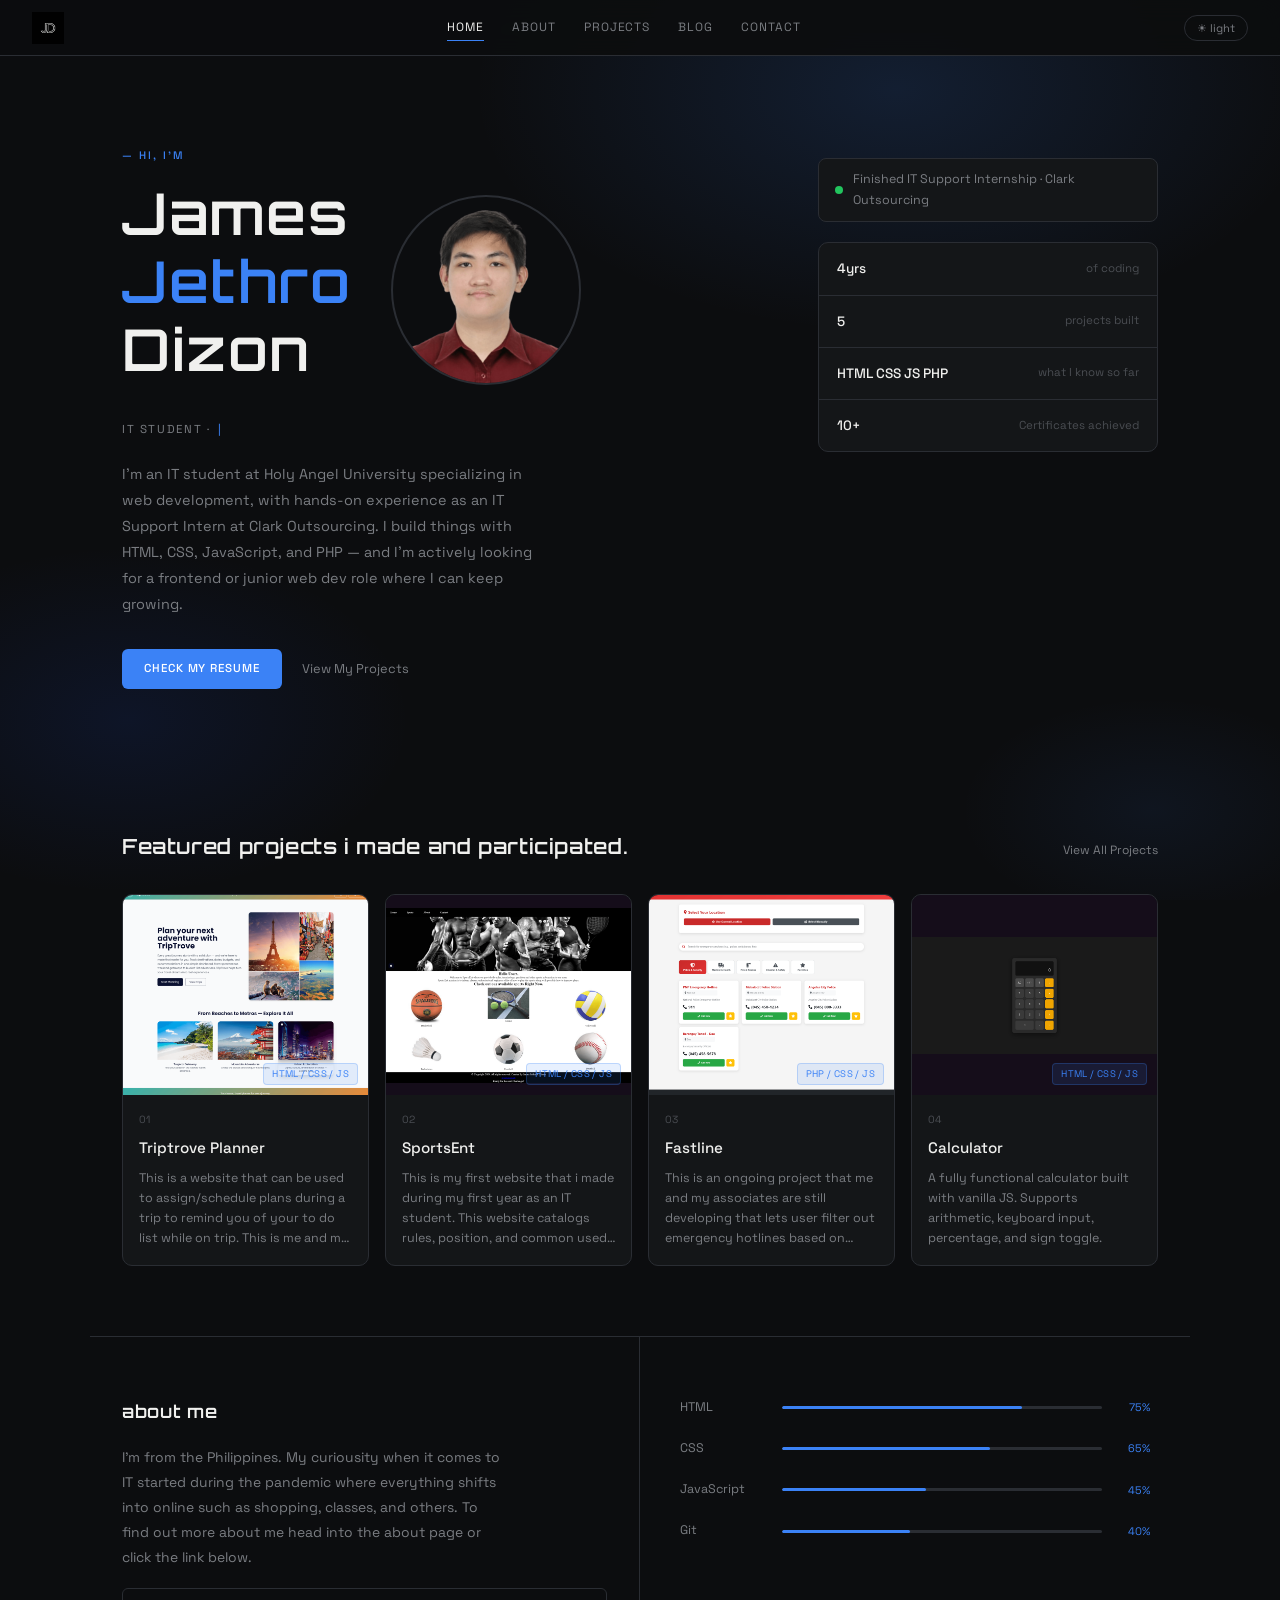
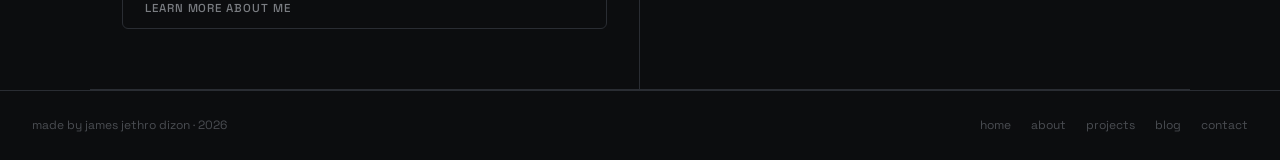
<file: index.html>
<!DOCTYPE html>
<html lang="en">
<head>
<meta charset="UTF-8" />
<meta name="viewport" content="width=device-width, initial-scale=1.0" />
  <title>James Jethro Dizon Website Portfolio</title>
<link rel="preconnect" href="https://fonts.googleapis.com" />
<link href="https://fonts.googleapis.com/css2?family=Orbitron:wght@400;500;600;700&family=Space+Grotesk:wght@300;400;500;600&family=Instrument+Serif:ital@0;1&display=swap" rel="stylesheet" />
<link rel="stylesheet" href="style.css" />
<link rel="icon" href="images/logo.png">
<meta name="description" content="Hi, I'm James — an IT student from the Philippines learning web development and looking for an internship." />
<meta name="keywords" content="IT web developer, internship, James Jethro Dizon, Jethro Dizon">
<meta name="author" content="James Jethro Dizon">

<meta property="og:type" content="website" />
<meta property="og:site_name" content="James Jethro Dizon" />
<meta property="og:title" content="James Jethro Dizon Website Portfolio" />
<meta property="og:description" content="Hi, I'm James — an IT student from the Philippines learning web development and looking for an internship." />
<meta name="twitter:card" content="summary" />
</head>
<body>

  <!-- loading screen -->
  <div class="loadscreen" id="loadscreen">
    <div class="load-inner">
      <img src="images/logo.png" alt="JD" class="load-logo" />
      <div class="load-bar"><div class="load-fill"></div></div>
    </div>
  </div>

  <!-- back to top -->
  <button class="backtotop" id="backtotop" aria-label="back to top">↑</button>

  <!-- NAV -->
  <header class="top-navbar">
    <a href="index.html" class="logo-wraper">
      <img src="images/logo.png" alt="logo" class="mylogo" />
    </a>
    <nav class="nav-mnu">
      <a href="index.html" class="nav-item active">home</a>
      <a href="about.html" class="nav-item">about</a>
      <a href="projects.html" class="nav-item">projects</a>
      <a href="blog.html" class="nav-item">blog</a>
      <a href="contact.html" class="nav-item">contact</a>
    </nav>
    <button class="theme-toggle" id="themetoggle" aria-label="toggle theme">☀ light</button>
    <button class="hamburgr" id="hamburgr" aria-label="menu">
      <span></span><span></span><span></span>
    </button>
  </header>

  <div class="mobi-menu" id="mobiMenu">
    <a href="index.html">home</a>
    <a href="about.html">about</a>
    <a href="projects.html">projects</a>
    <a href="blog.html">blog</a>
    <a href="contact.html">contact</a>
  </div>

  <main>

    <!-- HERO -->
    <section class="main-intro">
      <div class="intro-left">
        <p class="small-title">— hi, i'm</p>
        <div class="hero-namewrap">
          <h1 class="myname-txt"><span>James</span><br><span class="nm-mid">Jethro</span><br><span>Dizon</span></h1>
          <img src="images/profile.png" alt="James Jethro Dizon" class="hero-photo" />
        </div>
        <p class="subttle">IT student · aspiring frontend dev</p>
        <p class="intro-paragraph">
          I'm an IT student at Holy Angel University specializing in web development, with hands-on experience as an IT Support Intern at Clark Outsourcing. I build things with HTML, CSS, JavaScript, and PHP — and I'm actively looking for a frontend or junior web dev role where I can keep growing.
        </p>
        <div class="btn-holder">
          <a href="resume.pdf" download class="bluebtn">Check My Resume</a>
          <a href="projects.html" class="textlink" target="_blank">View My Projects</a>
        </div>
      </div>
      <div class="intro-right">
        <div class="avail-box">
          <span class="grn-dot"></span>
          <span>Finished IT Support Internship · Clark Outsourcing</span>
        </div>
        <div class="stat-list">
          <div class="each-stat">
            <span class="stat-number">4yrs</span>
            <span class="stat-text">of coding</span>
          </div>
          <div class="each-stat">
            <span class="stat-number">5</span>
            <span class="stat-text">projects built</span>
          </div>
          <div class="each-stat">
            <span class="stat-number">HTML CSS JS PHP</span>
            <span class="stat-text">what I know so far</span>
          </div>
          <div class="each-stat">
            <span class="stat-number">10+</span>
            <span class="stat-text">Certificates achieved</span>
          </div>
        </div>
      </div>
    </section>

    <!-- FEATURED WORK -->
    <section class="page-section">
      <div class="sec-top">
        <h2 class="sec-heading">Featured projects i made and participated.</h2>
        <a href="projects.html" class="textlink small">View All Projects</a>
      </div>

      <div class="proj-cardlist">

        <a href="projects.html" class="projcard" aria-label="Triptrove">
          <div class="proj-imgside proj4bg">
            <span class="proj-icon"><img src="images/triptrove.png"></span>
            <span class="stack-tag">HTML / CSS / JS</span>
          </div>
          <div class="card-info">
            <p class="card-numbr">01</p>
            <h3 class="card-titl">Triptrove Planner</h3>
            <p class="card-descrp">This is a website that can be used to assign/schedule plans during a trip to remind you of your to do list while on trip. This is me and my groupmates final requirement for WCSERVER</p>
          </div>
        </a>

        <a href="projects.html" class="projcard" aria-label="SportsEnt">
          <div class="proj-imgside proj4bg">
            <span class="proj-icon"><img src="images/sportsent.png"></span>
            <span class="stack-tag">HTML / CSS / JS</span>
          </div>
          <div class="card-info">
            <p class="card-numbr">02</p>
            <h3 class="card-titl">SportsEnt</h3>
            <p class="card-descrp">This is my first website that i made during my first year as an IT student. This website catalogs rules, position, and common used terms for sports like Badminton, Baseball, Basketball, Football, Tennis and Volleyball. This is my final requirement for INTROWEB</p>
          </div>
        </a>

        <a href="projects.html" class="projcard" aria-label="Fastline">
          <div class="proj-imgside proj4bg">
            <span class="proj-icon"><img src="images/fastline.png"></span>
            <span class="stack-tag">PHP / CSS / JS</span>
          </div>
          <div class="card-info">
            <p class="card-numbr">03</p>
            <h3 class="card-titl">Fastline</h3>
            <p class="card-descrp">This is an ongoing project that me and my associates are still developing that lets user filter out emergency hotlines based on locations and categories. This is me and my groupmates final requirement in DWEB</p>
          </div>
        </a>

        <a href="projects.html" class="projcard" aria-label="Calculator">
          <div class="proj-imgside proj4bg">
            <span class="proj-icon"><img src="images/calculator.png"></span>
            <span class="stack-tag">HTML / CSS / JS</span>
          </div>
          <div class="card-info">
            <p class="card-numbr">04</p>
            <h3 class="card-titl">Calculator</h3>
            <p class="card-descrp">A fully functional calculator built with vanilla JS. Supports arithmetic, keyboard input, percentage, and sign toggle.</p>
          </div>
        </a>

      </div>
    </section>

    <!-- ABOUT STRIP -->
    <section class="about-band">
      <div class="band-left">
        <h2>about me</h2>
        <p>I'm from the Philippines. My curiousity when it comes to IT started during the pandemic where everything shifts into online such as shopping, classes, and others. To find out more about me head into the about page or click the link below.</p>
        <a href="about.html" class="bluebtn btn-outln">Learn more about me</a>
      </div>
      <div class="band-right">
        <div class="skill-wrapper">
          <div class="one-skill">
            <span class="skill-lable">HTML</span>
            <div class="skill-progbar"><div class="skill-progfill" style="width:75%" data-w="75"></div></div>
            <span class="skill-percnt">75%</span>
          </div>
          <div class="one-skill">
            <span class="skill-lable">CSS</span>
            <div class="skill-progbar"><div class="skill-progfill" style="width:65%" data-w="65"></div></div>
            <span class="skill-percnt">65%</span>
          </div>
          <div class="one-skill">
            <span class="skill-lable">JavaScript</span>
            <div class="skill-progbar"><div class="skill-progfill" style="width:45%" data-w="45"></div></div>
            <span class="skill-percnt">45%</span>
          </div>
          <div class="one-skill">
            <span class="skill-lable">Git</span>
            <div class="skill-progbar"><div class="skill-progfill" style="width:40%" data-w="40"></div></div>
            <span class="skill-percnt">40%</span>
          </div>
        </div>
      </div>
    </section>

  </main>

  <footer class="page-footer">
    <span>made by james jethro dizon · 2026</span>
    <div class="footer-navlinks">
      <a href="index.html">home</a>
      <a href="about.html">about</a>
      <a href="projects.html">projects</a>
      <a href="blog.html">blog</a>
      <a href="contact.html">contact</a>
    </div>
  </footer>

  <script src="nav.js"></script>
</body>
</html>
</file>
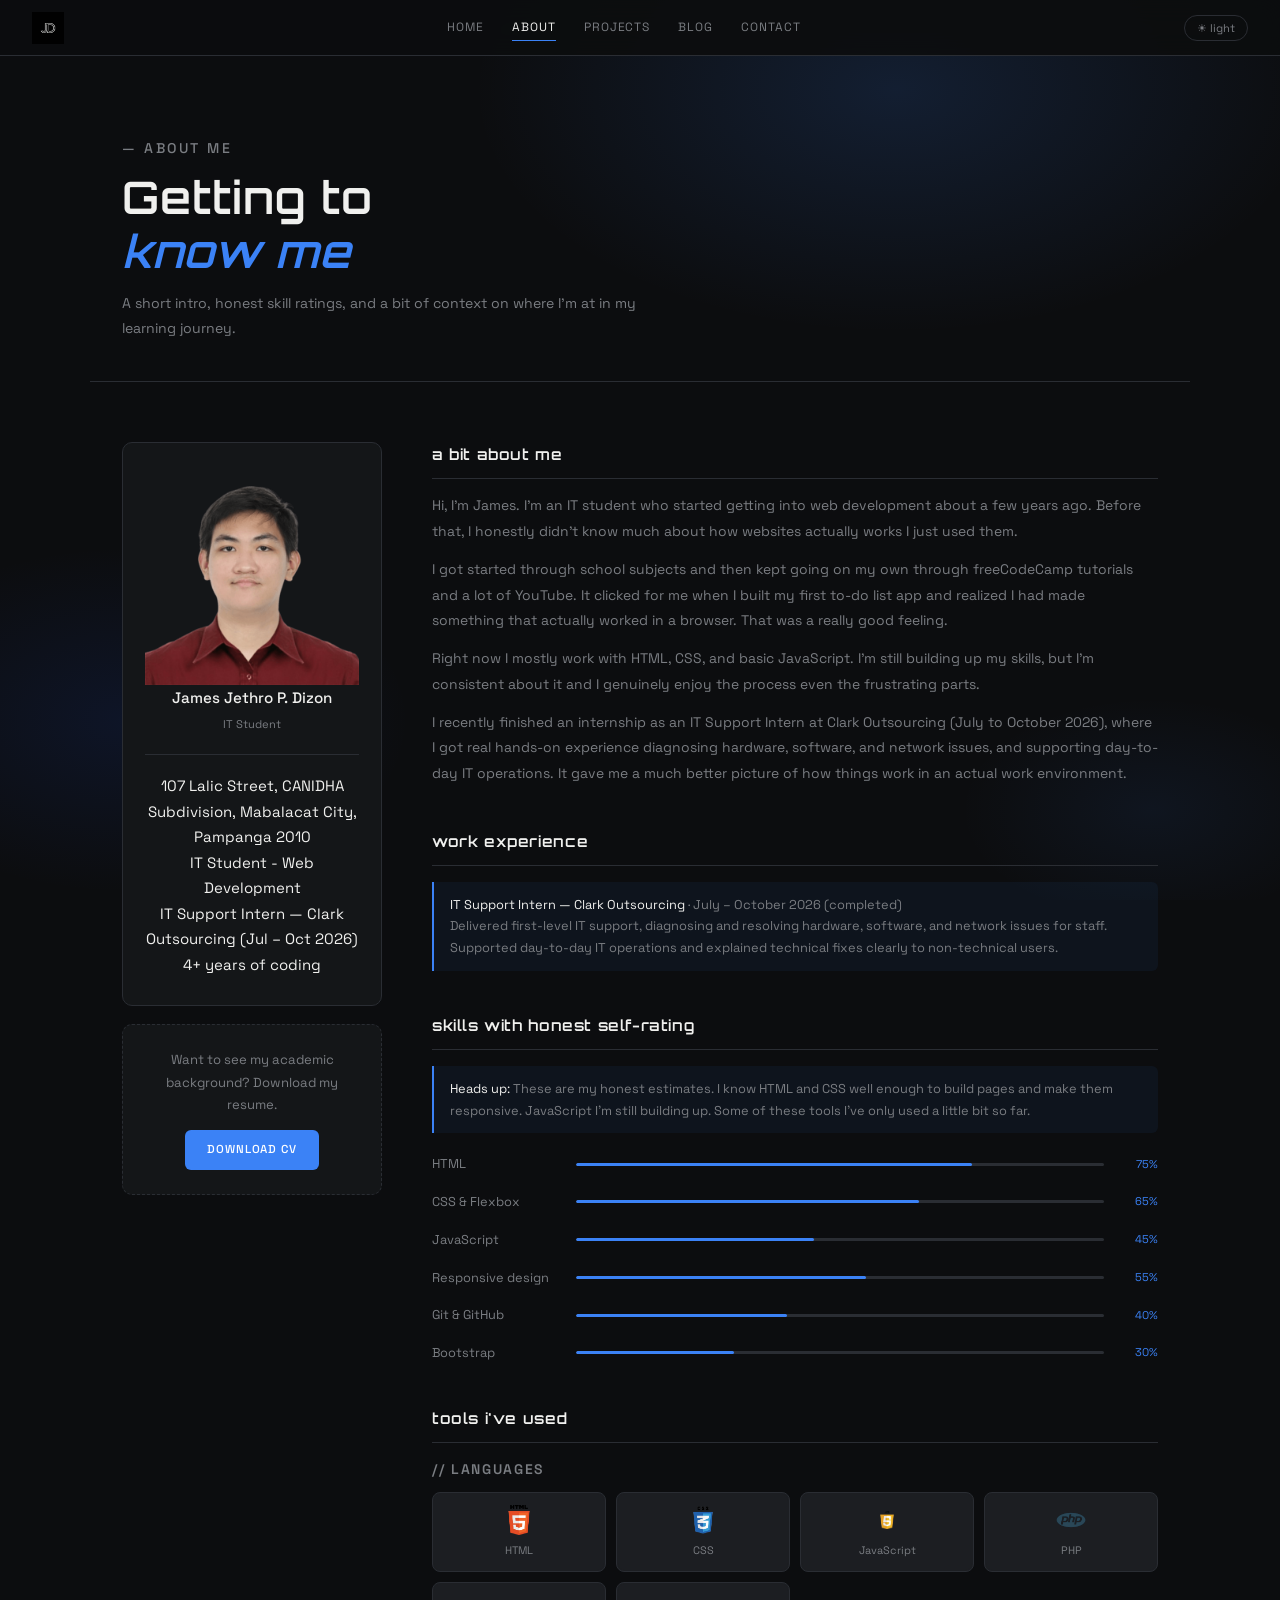
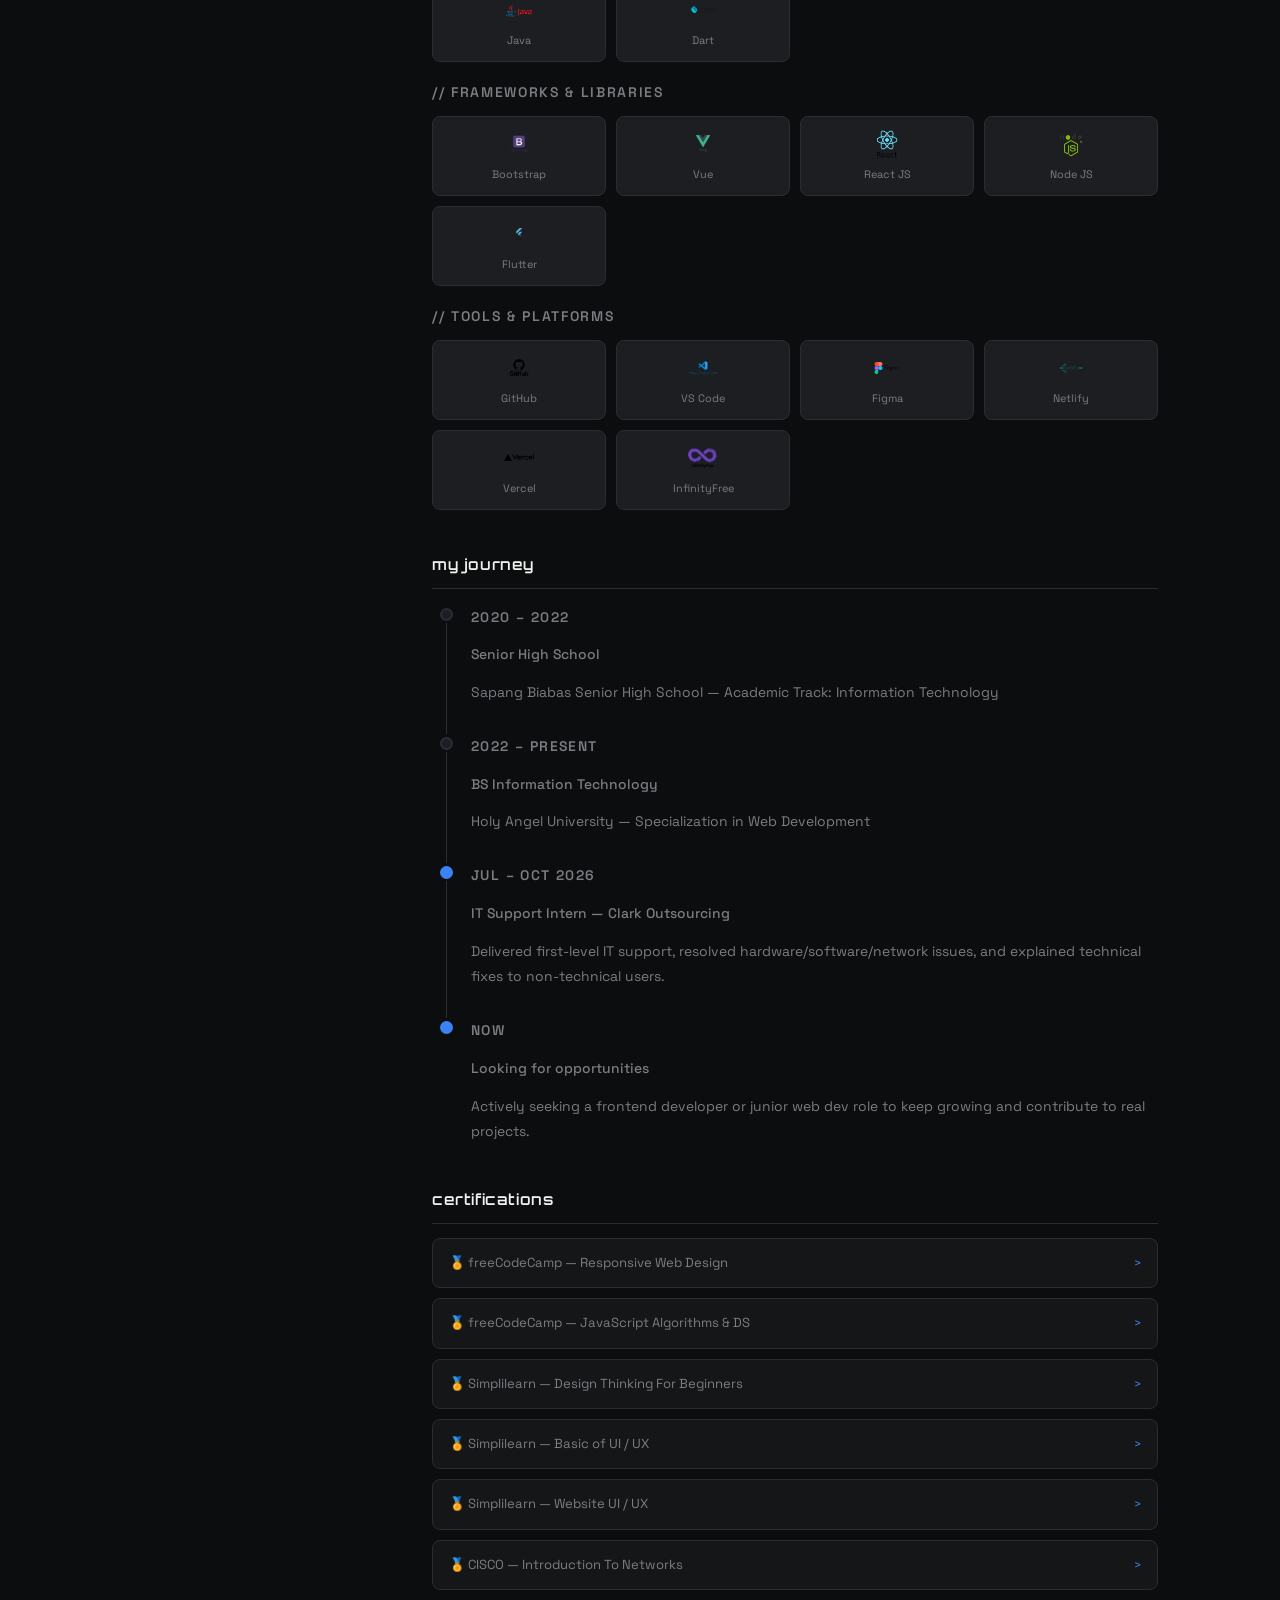
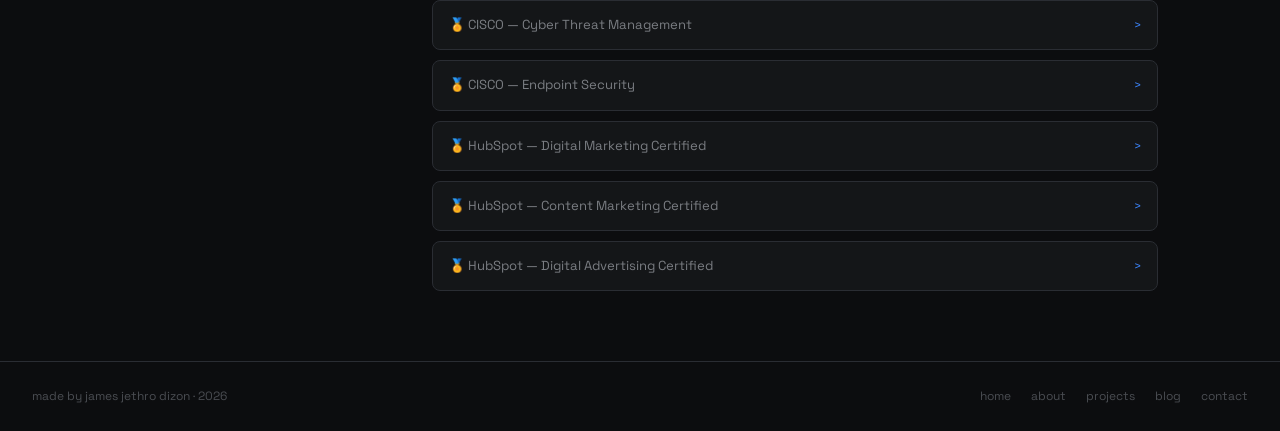
<file: about.html>
<!DOCTYPE html>
<html lang="en">
<head>
<meta charset="UTF-8" />
<meta name="viewport" content="width=device-width, initial-scale=1.0" />
  <title>About James Jethro Dizon</title>
<link rel="preconnect" href="https://fonts.googleapis.com" />
<link rel="icon" href="images/logo.png">
<link href="https://fonts.googleapis.com/css2?family=Orbitron:wght@400;500;600;700&family=Space+Grotesk:wght@300;400;500;600&family=Instrument+Serif:ital@0;1&display=swap" rel="stylesheet" />
<link rel="stylesheet" href="style.css" />
<meta name="description" content="Hi, I'm James — an IT student from the Philippines learning web development and looking for an internship." />
<meta name="keywords" content="IT web developer, internship, James Jethro Dizon, Jethro Dizon">
<meta name="author" content="James Jethro Dizon">
<meta property="og:type" content="website" />
<meta property="og:site_name" content="James Jethro Dizon" />
<meta property="og:title" content="About James Jethro Dizon" />
<meta property="og:description" content="Get to know James Jethro Dizon: IT student, web developer in the making, and recent IT Support Intern at Clark Outsourcing." />
<meta name="twitter:card" content="summary" />
</head>
<body>

  <div class="loadscreen" id="loadscreen">
    <div class="load-inner">
      <img src="images/logo.png" alt="JD" class="load-logo" />
      <div class="load-bar"><div class="load-fill"></div></div>
    </div>
  </div>

  <button class="backtotop" id="backtotop" aria-label="back to top">↑</button>

  <header class="top-navbar">
    <a href="index.html" class="logo-wraper"><img src="images/logo.png" alt="logo" class="mylogo" /></a>
    <nav class="nav-mnu">
      <a href="index.html" class="nav-item">home</a>
      <a href="about.html" class="nav-item active">about</a>
      <a href="projects.html" class="nav-item">projects</a>
      <a href="blog.html" class="nav-item">blog</a>
      <a href="contact.html" class="nav-item">contact</a>
    </nav>
    <button class="theme-toggle" id="themetoggle" aria-label="toggle theme">☀ light</button>
    <button class="hamburgr" id="hamburgr" aria-label="menu">
      <span></span><span></span><span></span>
    </button>
  </header>
  <div class="mobi-menu" id="mobiMenu">
    <a href="index.html">home</a>
    <a href="about.html">about</a>
    <a href="projects.html">projects</a>
    <a href="blog.html">blog</a>
    <a href="contact.html">contact</a>
  </div>

  <main>
    <div class="inrpage-header">
      <p class="small-title">— about me</p>
      <h1>Getting to<br><em>know me</em></h1>
      <p>A short intro, honest skill ratings, and a bit of context on where I'm at in my learning journey.</p>
    </div>

    <div class="about-conatiner">

      <!-- sidebar -->
      <div>
        <div class="myinfo-card fadein">
          <div class="myphoto"><img src="images/profile.png" alt="profile image" class="myphoto"></div>
          <p class="myprofile-name">James Jethro P. Dizon</p>
          <p class="myprofile-role">IT Student</p>
          <div class="divider-line"></div>
          <div class="info-detail"> 107 Lalic Street, CANIDHA Subdivision, Mabalacat City, Pampanga 2010</div>
          <div class="info-detail"> IT Student - Web Development</div>
          <div class="info-detail"> IT Support Intern — Clark Outsourcing (Jul – Oct 2026)</div>
          <div class="info-detail"> 4+ years of coding</div>
        </div>

        <div class="resume-downld fadein delay1">
          <p>Want to see my academic background? Download my resume.</p>
          <a href="resume.pdf" class="bluebtn" download> Download CV</a>
        </div>
      </div>

      <!-- content -->
      <div class="about-maincontent">

        <div class="content-blok fadein">
          <h3>a bit about me</h3>
          <p>Hi, I'm James. I'm an IT student who started getting into web development about a few years ago. Before that, I honestly didn't know much about how websites actually works I just used them.</p>
          <p>I got started through school subjects and then kept going on my own through freeCodeCamp tutorials and a lot of YouTube. It clicked for me when I built my first to-do list app and realized I had made something that actually worked in a browser. That was a really good feeling.</p>
          <p>Right now I mostly work with HTML, CSS, and basic JavaScript. I'm still building up my skills, but I'm consistent about it and I genuinely enjoy the process even the frustrating parts.</p>
          <p>I recently finished an internship as an IT Support Intern at Clark Outsourcing (July to October 2026), where I got real hands-on experience diagnosing hardware, software, and network issues, and supporting day-to-day IT operations. It gave me a much better picture of how things work in an actual work environment.</p>
        </div>

        <div class="content-blok fadein delay1">
          <h3>work experience</h3>
          <div class="noteBox">
            <strong>IT Support Intern — Clark Outsourcing</strong> · July – October 2026 (completed)<br />
            Delivered first-level IT support, diagnosing and resolving hardware, software, and network issues for staff. Supported day-to-day IT operations and explained technical fixes clearly to non-technical users.
          </div>
        </div>

        <div class="content-blok fadein delay1">
          <h3>skills with honest self-rating</h3>

          <div class="noteBox">
            <strong>Heads up:</strong> These are my honest estimates. I know HTML and CSS well enough to build pages and make them responsive. JavaScript I'm still building up. Some of these tools I've only used a little bit so far.
          </div>

          <div class="skillsection" id="myskills" style="margin-top: 20px;">
            <div class="eachskill">
              <span class="skill-lable">HTML</span>
              <div class="skill-progbar"><div class="skill-progfill" data-w="75"></div></div>
              <span class="skill-percnt">75%</span>
            </div>
            <div class="eachskill">
              <span class="skill-lable">CSS & Flexbox</span>
              <div class="skill-progbar"><div class="skill-progfill" data-w="65"></div></div>
              <span class="skill-percnt">65%</span>
            </div>
            <div class="eachskill">
              <span class="skill-lable">JavaScript</span>
              <div class="skill-progbar"><div class="skill-progfill" data-w="45"></div></div>
              <span class="skill-percnt">45%</span>
            </div>
            <div class="eachskill">
              <span class="skill-lable">Responsive design</span>
              <div class="skill-progbar"><div class="skill-progfill" data-w="55"></div></div>
              <span class="skill-percnt">55%</span>
            </div>
            <div class="eachskill">
              <span class="skill-lable">Git & GitHub</span>
              <div class="skill-progbar"><div class="skill-progfill" data-w="40"></div></div>
              <span class="skill-percnt">40%</span>
            </div>
            <div class="eachskill">
              <span class="skill-lable">Bootstrap</span>
              <div class="skill-progbar"><div class="skill-progfill" data-w="30"></div></div>
              <span class="skill-percnt">30%</span>
            </div>
          </div>
        </div>

        <div class="content-blok fadein delay2">
          <h3>tools i've used</h3>
          <p class="tools-cat-lbl">// languages</p>
          <div class="tools-gridd">
            <div class="tool-itm"><img class="tool-icn" src="images/tools/html.png" alt="HTML" /><span>HTML</span></div>
            <div class="tool-itm"><img class="tool-icn" src="images/tools/css.png" alt="CSS" /><span>CSS</span></div>
            <div class="tool-itm"><img class="tool-icn" src="images/tools/js.png" alt="JavaScript" /><span>JavaScript</span></div>
            <div class="tool-itm"><img class="tool-icn" src="images/tools/php.png" alt="PHP" /><span>PHP</span></div>
            <div class="tool-itm"><img class="tool-icn" src="images/tools/java.png" alt="Java" /><span>Java</span></div>
            <div class="tool-itm"><img class="tool-icn" src="images/tools/dart.png" alt="Dart" /><span>Dart</span></div>
          </div>
          <p class="tools-cat-lbl" style="margin-top:18px">// frameworks & libraries</p>
          <div class="tools-gridd">
            <div class="tool-itm"><img class="tool-icn" src="images/tools/bootstrap.png" alt="Bootstrap" /><span>Bootstrap</span></div>
            <div class="tool-itm"><img class="tool-icn" src="images/tools/vue.png" alt="Vue" /><span>Vue</span></div>
            <div class="tool-itm"><img class="tool-icn" src="images/tools/react.png" alt="React JS" /><span>React JS</span></div>
            <div class="tool-itm"><img class="tool-icn" src="images/tools/node.png" alt="Node JS" /><span>Node JS</span></div>
            <div class="tool-itm"><img class="tool-icn" src="images/tools/flutter.png" alt="Flutter" /><span>Flutter</span></div>
          </div>
          <p class="tools-cat-lbl" style="margin-top:18px">// tools & platforms</p>
          <div class="tools-gridd">
            <div class="tool-itm"><img class="tool-icn" src="images/tools/github.png" alt="GitHub" /><span>GitHub</span></div>
            <div class="tool-itm"><img class="tool-icn" src="images/tools/vscode.png" alt="VS Code" /><span>VS Code</span></div>
            <div class="tool-itm"><img class="tool-icn" src="images/tools/figma.png" alt="Figma" /><span>Figma</span></div>
            <div class="tool-itm"><img class="tool-icn" src="images/tools/netlify.png" alt="Netlify" /><span>Netlify</span></div>
            <div class="tool-itm"><img class="tool-icn" src="images/tools/vercel.png" alt="Vercel" /><span>Vercel</span></div>
            <div class="tool-itm"><img class="tool-icn" src="images/tools/infinityfree.png" alt="InfinityFree" /><span>InfinityFree</span></div>
          </div>
        </div>

        <div class="content-blok fadein delay3">
          <h3>my journey</h3>
          <div class="timeline">
            <div class="tl-item">
              <div class="tl-dot"></div>
              <div class="tl-content">
                <p class="tl-date">2020 – 2022</p>
                <p class="tl-title">Senior High School</p>
                <p class="tl-desc">Sapang Biabas Senior High School — Academic Track: Information Technology</p>
              </div>
            </div>
            <div class="tl-item">
              <div class="tl-dot"></div>
              <div class="tl-content">
                <p class="tl-date">2022 – Present</p>
                <p class="tl-title">BS Information Technology</p>
                <p class="tl-desc">Holy Angel University — Specialization in Web Development</p>
              </div>
            </div>
            <div class="tl-item">
              <div class="tl-dot active"></div>
              <div class="tl-content">
                <p class="tl-date">Jul – Oct 2026</p>
                <p class="tl-title">IT Support Intern — Clark Outsourcing</p>
                <p class="tl-desc">Delivered first-level IT support, resolved hardware/software/network issues, and explained technical fixes to non-technical users.</p>
              </div>
            </div>
            <div class="tl-item">
              <div class="tl-dot pulse"></div>
              <div class="tl-content">
                <p class="tl-date">Now</p>
                <p class="tl-title">Looking for opportunities</p>
                <p class="tl-desc">Actively seeking a frontend developer or junior web dev role to keep growing and contribute to real projects.</p>
              </div>
            </div>
          </div>
        </div>

        <div class="content-blok fadein delay3">
          <h3>certifications</h3>
          <a href="images/ResponsiveWebDesign.PNG" class="cert-item-row" target="_blank">
            🏅 freeCodeCamp — Responsive Web Design
            <span class="cert-arrw">></span>
          </a>
          <a href="images/JSAlgorithmAndDataStructure.PNG" target="_blank" class="cert-item-row">
            🏅 freeCodeCamp — JavaScript Algorithms & DS
            <span class="cert-arrw">></span>
          </a>
          <a href="images/DesignThinkingForBeginners.PNG" target="_blank" class="cert-item-row">
            🏅 Simplilearn — Design Thinking For Beginners
            <span class="cert-arrw">></span>
          </a>
          <a href="images/BasicOfUI&UX.PNG" target="_blank" class="cert-item-row">
            🏅 Simplilearn — Basic of UI / UX
            <span class="cert-arrw">></span>
          </a>
          <a href="images/WebsiteUI&UX.PNG" class="cert-item-row" target="_blank">
            🏅 Simplilearn — Website UI / UX
            <span class="cert-arrw">></span>
          </a>
          <a href="images/IntroductionToNetworks.PNG" class="cert-item-row" target="_blank">
            🏅 CISCO — Introduction To Networks
            <span class="cert-arrw">></span>
          </a>
          <a href="images/CyberThreatManagement.PNG" class="cert-item-row">
            🏅 CISCO — Cyber Threat Management
            <span class="cert-arrw">></span>
          </a>
          <a href="images/EndpointSecurity.PNG" class="cert-item-row" target="_blank">
            🏅 CISCO — Endpoint Security
            <span class="cert-arrw">></span>
          </a>
          <a href="images/DigitalMarketingCertified.PNG" target="_blank" class="cert-item-row">
            🏅 HubSpot — Digital Marketing Certified
            <span class="cert-arrw">></span>
          </a>
          <a href="images/ContentMarketingCertified.PNG" target="_blank" class="cert-item-row">
            🏅 HubSpot — Content Marketing Certified
            <span class="cert-arrw">></span>
          </a>
          <a href="images/DigitalAdvertisingCertified.PNG" class="cert-item-row" target="_blank">
            🏅 HubSpot — Digital Advertising Certified
            <span class="cert-arrw">></span>
          </a>
        </div>

      </div>
    </div>
  </main>

  <footer class="page-footer">
    <span>made by james jethro dizon · 2026</span>
    <div class="footer-navlinks">
      <a href="index.html">home</a>
      <a href="about.html">about</a>
      <a href="projects.html">projects</a>
      <a href="blog.html">blog</a>
      <a href="contact.html">contact</a>
    </div>
  </footer>

  <script src="nav.js"></script>
</body>
</html>
</file>
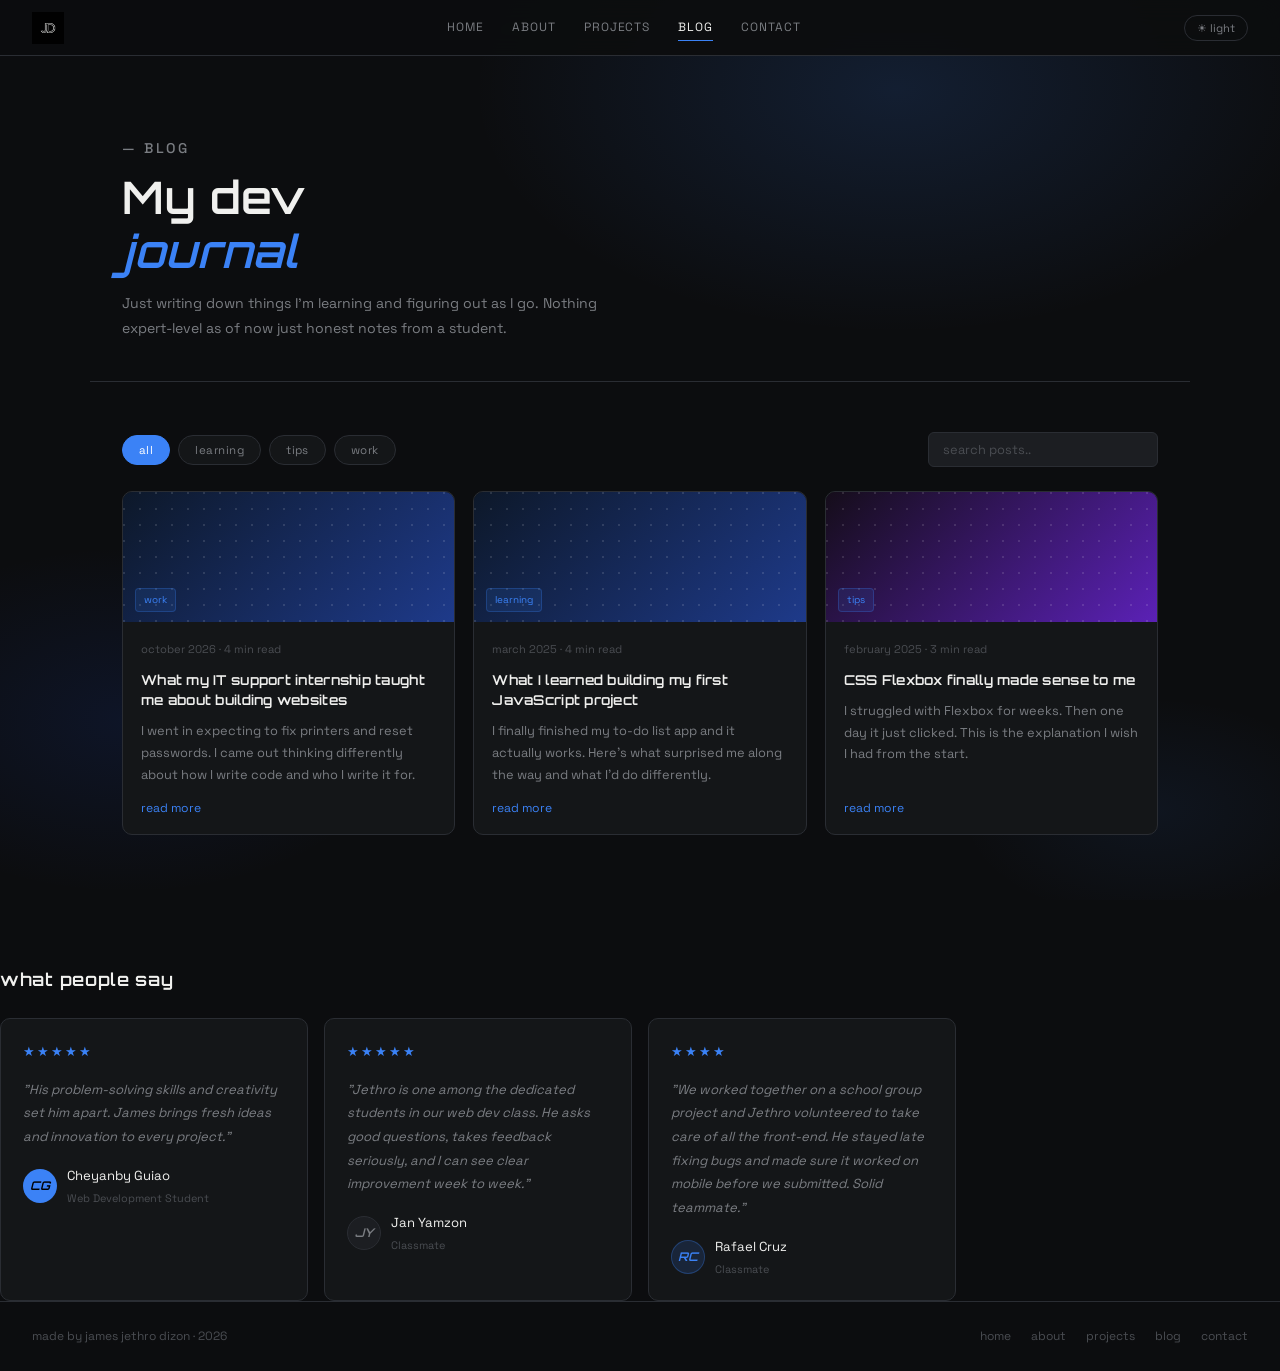
<file: blog.html>
<!DOCTYPE html>
<html lang="en">
<head>
<meta charset="UTF-8" />
<meta name="viewport" content="width=device-width, initial-scale=1.0" />
  <title>Blog of James Jethro Dizon</title>
<link rel="preconnect" href="https://fonts.googleapis.com" />
<link href="https://fonts.googleapis.com/css2?family=Orbitron:wght@400;500;600;700&family=Space+Grotesk:wght@300;400;500;600&family=Instrument+Serif:ital@0;1&display=swap" rel="stylesheet" />
<link rel="icon" href="images/logo.png">
<link rel="stylesheet" href="style.css" />
<meta name="description" content="Hi, I'm James — an IT student from the Philippines learning web development and looking for an internship." />
<meta name="keywords" content="IT web developer, internship, James Jethro Dizon, Jethro Dizon">
<meta name="author" content="James Jethro Dizon">
<meta property="og:type" content="website" />
<meta property="og:site_name" content="James Jethro Dizon" />
<meta property="og:title" content="Blog of James Jethro Dizon" />
<meta property="og:description" content="My dev journal: honest notes on learning web development, my IT support internship, and the lessons along the way." />

<meta name="twitter:card" content="summary" />
</head>
<body>

  <div class="loadscreen" id="loadscreen">
    <div class="load-inner">
      <img src="images/logo.png" alt="JD" class="load-logo" />
      <div class="load-bar"><div class="load-fill"></div></div>
    </div>
  </div>

  <button class="backtotop" id="backtotop" aria-label="back to top">↑</button>

  <header class="top-navbar">
    <a href="index.html" class="logo-wraper"><img src="images/logo.png" alt="logo" class="mylogo" /></a>
    <nav class="nav-mnu">
      <a href="index.html" class="nav-item">home</a>
      <a href="about.html" class="nav-item">about</a>
      <a href="projects.html" class="nav-item">projects</a>
      <a href="blog.html" class="nav-item active">blog</a>
      <a href="contact.html" class="nav-item">contact</a>
    </nav>
    <button class="theme-toggle" id="themetoggle" aria-label="toggle theme">☀ light</button>
    <button class="hamburgr" id="hamburgr" aria-label="menu">
      <span></span><span></span><span></span>
    </button>
  </header>
  <div class="mobi-menu" id="mobiMenu">
    <a href="index.html">home</a>
    <a href="about.html">about</a>
    <a href="projects.html">projects</a>
    <a href="blog.html">blog</a>
    <a href="contact.html">contact</a>
  </div>

  <main>
    <div class="inrpage-header">
      <p class="small-title">— blog</p>
      <h1>My dev<br><em>journal</em></h1>
      <p>Just writing down things I'm learning and figuring out as I go. Nothing expert-level as of now just honest notes from a student.</p>
    </div>
      <!-- Blog posts -->
      <div class="blog-conatiner">
        <div class="filter-bar fadein">
          <div class="filter-btns" id="blogFilters">
            <button type="button" class="filter-btn active" data-filter="all">all</button>
            <button type="button" class="filter-btn" data-filter="learning">learning</button>
            <button type="button" class="filter-btn" data-filter="tips">tips</button>
            <button type="button" class="filter-btn" data-filter="work">work</button>
          </div>
          <input type="search" class="filter-search" id="blogSearch" placeholder="search posts.." aria-label="search posts" />
        </div>
        <p class="no-results" id="noResults">no posts match that. try another word or category.</p>
        <div class="blog-list">

          <!-- POST 1 -->
          <article class="blogcard fadein" data-cat="work">
            <div class="blog-imgarea blog1bg">
              <div class="blog-catgry">work</div>
            </div>
            <div class="blog-txtarea">
              <p class="blog-date-info">october 2026 · 4 min read</p>
              <h2 class="blog-titl">What my IT support internship taught me about building websites</h2>
              <p class="blog-prevw">I went in expecting to fix printers and reset passwords. I came out thinking differently about how I write code and who I write it for.</p>
              <button class="readmore-btn" onclick="togglePost('post3', this)">read more</button>
              <div class="article-hiddn" id="post3">
                <div class="article-txt">
                  <p>I just finished my internship as an IT Support Intern at Clark Outsourcing, which ran from July to October 2026. When I started, I honestly thought it had nothing to do with web development. My days were about diagnosing hardware, software, and network problems for staff. Looking back, it taught me more about building for real people than any tutorial did.</p>

                  <h4>Users don't read, and they don't care how it works</h4>
                  <p>Most of the people I helped weren't technical at all. They didn't want to know why their connection dropped. They wanted it fixed and wanted to know what to do if it happened again. I had to explain things in plain words, and that was harder than the fix itself.</p>
                  <p>The same applies to websites. Nobody visiting a page cares about my Flexbox layout. They care that the button is where they expect it and that the page doesn't confuse them.</p>

                  <h4>Troubleshooting is a skill you can practice</h4>
                  <p>A good habit I picked up was to change one thing at a time. Check the cable, then the settings, then restart. If you change five things at once and it works, you never learn what actually fixed it.</p>
                  <p>Now when my JavaScript breaks, I stop guessing and isolate the problem. I comment out code, use console.log, and test small pieces. It saves me a lot of frustration.</p>

                  <h4>Documenting things matters</h4>
                  <p>When the same problem came up twice, having notes on the fix made it ten times faster. I've started doing this for my own projects too, even short notes on what broke and how I solved it. This blog is partly for that reason.</p>

                  <h4>What I'm taking with me</h4>
                  <p>Be patient, explain things simply, and build for the person on the other side of the screen. I'm still a student and still learning, but that internship made me a better developer than I would have been without it.</p>
                  <div class="share-row" data-post="post3">
                    <span class="share-lbl">// share this post</span>
                    <a class="share-btn" data-net="linkedin" href="#" target="_blank" rel="noopener">LinkedIn</a>
                    <a class="share-btn" data-net="facebook" href="#" target="_blank" rel="noopener">Facebook</a>
                    <button type="button" class="share-btn" data-net="copy">Copy link</button>
                  </div>
                </div>
              </div>
            </div>
          </article>

          <!-- POST 2 -->
          <article class="blogcard fadein delay1" data-cat="learning">
            <div class="blog-imgarea blog1bg">
              <div class="blog-catgry">learning</div>
            </div>
            <div class="blog-txtarea">
              <p class="blog-date-info">march 2025 · 4 min read</p>
              <h2 class="blog-titl">What I learned building my first JavaScript project</h2>
              <p class="blog-prevw">I finally finished my to-do list app and it actually works. Here's what surprised me along the way and what I'd do differently.</p>
              <button class="readmore-btn" onclick="togglePost('post1', this)">read more</button>
              <div class="article-hiddn" id="post1">
                <div class="article-txt">
                  <p>Before this, I had only built pages that sat there and looked nice. A to-do list app was the first time I made something that responds to what a person does. You type something, press a button, and the page changes. It sounds basic, but when it worked for the first time it felt like magic.</p>

                  <h4>What went wrong first</h4>
                  <p>My first problem was that nothing happened when I clicked the add button. I spent almost an hour before I realized my script was loading before the HTML elements existed, so JavaScript couldn't find them. Moving the script tag to the bottom of the page fixed it. I felt silly, but I never forgot that lesson.</p>
                  <p>The second problem was that every time I refreshed the page, all my tasks disappeared. That's how I learned about localStorage. Saving the list and loading it back when the page opens was the point where the app started feeling like a real app.</p>
                  <p>I also had a bug where deleting one task removed the wrong one. It turned out I was using the position of the task in the list, which changed after every delete. Giving each task its own unique id solved it.</p>

                  <h4>What surprised me</h4>
                  <p>I expected the hard part to be writing code. Mostly it was reading error messages and breaking the problem into smaller pieces. Once I stopped being scared of the red text in the console, debugging got a lot easier.</p>

                  <h4>What I'd do differently</h4>
                  <p>I'd plan on paper first. I jumped straight into coding and rewrote parts three times. Now I write down what the app should do, step by step, before touching the keyboard. I'd also commit to GitHub more often, because I lost working code at least once.</p>
                  <p>If you're a beginner reading this, build something small and finish it. A finished to-do app taught me more than ten tutorials I only watched.</p>
                  <div class="share-row" data-post="post1">
                    <span class="share-lbl">// share this post</span>
                    <a class="share-btn" data-net="linkedin" href="#" target="_blank" rel="noopener">LinkedIn</a>
                    <a class="share-btn" data-net="facebook" href="#" target="_blank" rel="noopener">Facebook</a>
                    <button type="button" class="share-btn" data-net="copy">Copy link</button>
                  </div>
                </div>
              </div>
            </div>
          </article>

          <!-- POST 3 -->
          <article class="blogcard fadein delay2" data-cat="tips">
            <div class="blog-imgarea blog2bg">
              <div class="blog-catgry">tips</div>
            </div>
            <div class="blog-txtarea">
              <p class="blog-date-info">february 2025 · 3 min read</p>
              <h2 class="blog-titl">CSS Flexbox finally made sense to me</h2>
              <p class="blog-prevw">I struggled with Flexbox for weeks. Then one day it just clicked. This is the explanation I wish I had from the start.</p>
              <button class="readmore-btn" onclick="togglePost('post2', this)">read more</button>
              <div class="article-hiddn" id="post2">
                <div class="article-txt">
                  <p>For weeks I copied Flexbox code from tutorials without understanding it. I'd add display: flex, things would move, and I'd keep changing random properties until it looked right. That's not understanding, that's luck.</p>

                  <h4>The part that confused me</h4>
                  <p>What confused me most was justify-content and align-items. I kept mixing them up. They sound almost the same, and I couldn't remember which one moved things sideways and which moved them up and down.</p>

                  <h4>The idea that made it click</h4>
                  <p>Flexbox has a main axis and a cross axis. By default, the main axis runs left to right and the cross axis runs top to bottom. justify-content controls the main axis. align-items controls the cross axis. That's it.</p>
                  <p>The part I missed for so long is that when you set flex-direction to column, the axes swap. Then justify-content works up and down and align-items works left and right. That was why my layouts kept doing the opposite of what I expected.</p>

                  <h4>The analogy that helped</h4>
                  <p>I think of a shelf with books on it. The shelf is the container. justify-content decides how the books are spread along the shelf: pushed to one end, spread out, or centered. align-items decides how they sit against the shelf's height, like tall and short books lined up at the bottom or the top.</p>

                  <h4>What helped me practice</h4>
                  <p>Flexbox Froggy, a free game, helped a lot. After that I rebuilt my navbar from scratch without looking at any code, and a centered layout I'd always struggled with. If you're stuck, stop reading and practice. It makes sense much faster when your hands are doing it.</p>
                  <div class="share-row" data-post="post2">
                    <span class="share-lbl">// share this post</span>
                    <a class="share-btn" data-net="linkedin" href="#" target="_blank" rel="noopener">LinkedIn</a>
                    <a class="share-btn" data-net="facebook" href="#" target="_blank" rel="noopener">Facebook</a>
                    <button type="button" class="share-btn" data-net="copy">Copy link</button>
                  </div>
                </div>
              </div>
            </div>
          </article>

        </div>
      </div>

      <!-- Testimonials -->
      <div class="testimonials-area fadein">
        <h2>what people say</h2>
        <div class="testimonials-list">

          <blockquote class="testi-blok">
            <div class="star-ratng">★★★★★</div>
            <p class="testi-txt">"His problem-solving skills and creativity set him apart. James brings fresh ideas and innovation to every project."</p>
            <footer class="testi-persn">
              <div class="testi-avtr avatar-blue">CG</div>
              <div>
                <p class="testi-nm">Cheyanby Guiao</p>
                <p class="testi-positon">Web Development Student</p>
              </div>
            </footer>
          </blockquote>

          <blockquote class="testi-blok">
            <div class="star-ratng">★★★★★</div>
            <p class="testi-txt">"Jethro is one among the dedicated students in our web dev class. He asks good questions, takes feedback seriously, and I can see clear improvement week to week."</p>
            <footer class="testi-persn">
              <div class="testi-avtr avatar-gray">JY</div>
              <div>
                <p class="testi-nm">Jan Yamzon</p>
                <p class="testi-positon">Classmate</p>
              </div>
            </footer>
          </blockquote>

          <blockquote class="testi-blok">
            <div class="star-ratng">★★★★</div>
            <p class="testi-txt">"We worked together on a school group project and Jethro volunteered to take care of all the front-end. He stayed late fixing bugs and made sure it worked on mobile before we submitted. Solid teammate."</p>
            <footer class="testi-persn">
              <div class="testi-avtr avatar-light">RC</div>
              <div>
                <p class="testi-nm">Rafael Cruz</p>
                <p class="testi-positon">Classmate</p>
              </div>
            </footer>
          </blockquote>

        </div>
      </div>

  </main>

  <footer class="page-footer">
    <span>made by james jethro dizon · 2026</span>
    <div class="footer-navlinks">
      <a href="index.html">home</a>
      <a href="about.html">about</a>
      <a href="projects.html">projects</a>
      <a href="blog.html">blog</a>
      <a href="contact.html">contact</a>
    </div>
  </footer>

  <script src="nav.js"></script>
  <script>
    function togglePost(id, btn) {
      var el = document.getElementById(id);
      var open = el.classList.toggle('open');
      btn.textContent = open ? 'close ✕' : 'read more';
    }

    // ----- filter + search -----
    var blogCards = document.querySelectorAll('.blogcard');
    var blogSearch = document.getElementById('blogSearch');
    var noResults = document.getElementById('noResults');
    var activeCat = 'all';

    function applyBlogFilter() {
      var q = blogSearch.value.trim().toLowerCase();
      var shown = 0;
      for (var i = 0; i < blogCards.length; i++) {
        var card = blogCards[i];
        var text = (card.querySelector('.blog-titl').textContent + ' ' +
                    card.querySelector('.blog-prevw').textContent + ' ' +
                    card.querySelector('.article-txt').textContent).toLowerCase();
        var show = (activeCat === 'all' || card.getAttribute('data-cat') === activeCat) &&
                   (!q || text.indexOf(q) > -1);
        card.classList.toggle('hide', !show);
        if (show) shown++;
      }
      noResults.classList.toggle('show', shown === 0);
      checkScroll();
    }

    var filterBtns = document.querySelectorAll('#blogFilters .filter-btn');
    for (var f = 0; f < filterBtns.length; f++) {
      filterBtns[f].addEventListener('click', function() {
        for (var g = 0; g < filterBtns.length; g++) filterBtns[g].classList.remove('active');
        this.classList.add('active');
        activeCat = this.getAttribute('data-filter');
        applyBlogFilter();
      });
    }
    blogSearch.addEventListener('input', applyBlogFilter);

    // ----- share buttons -----
    var shareRows = document.querySelectorAll('.share-row');
    for (var r = 0; r < shareRows.length; r++) {
      (function(row) {
        var url = window.location.href.split('#')[0] + '#' + row.getAttribute('data-post');
        var enc = encodeURIComponent(url);
        row.querySelector('[data-net="linkedin"]').href = 'https://www.linkedin.com/sharing/share-offsite/?url=' + enc;
        row.querySelector('[data-net="facebook"]').href = 'https://www.facebook.com/sharer/sharer.php?u=' + enc;
        var copyBtn = row.querySelector('[data-net="copy"]');
        copyBtn.addEventListener('click', function() {
          copyText(url, function() {
            copyBtn.textContent = 'Copied ✓';
            setTimeout(function() { copyBtn.textContent = 'Copy link'; }, 2000);
          });
        });
      })(shareRows[r]);
    }

    // open a post straight from a shared link like blog.html#post1
    window.addEventListener('load', function() {
      var id = window.location.hash.replace('#', '');
      var box = id ? document.getElementById(id) : null;
      if (box && box.classList.contains('article-hiddn')) {
        box.classList.add('open');
        box.parentNode.querySelector('.readmore-btn').textContent = 'close ✕';
        setTimeout(function() {
          box.closest('.blogcard').scrollIntoView({ behavior: 'smooth', block: 'center' });
        }, 700);
      }
    });
  </script>
  
</body>
</html>
</file>
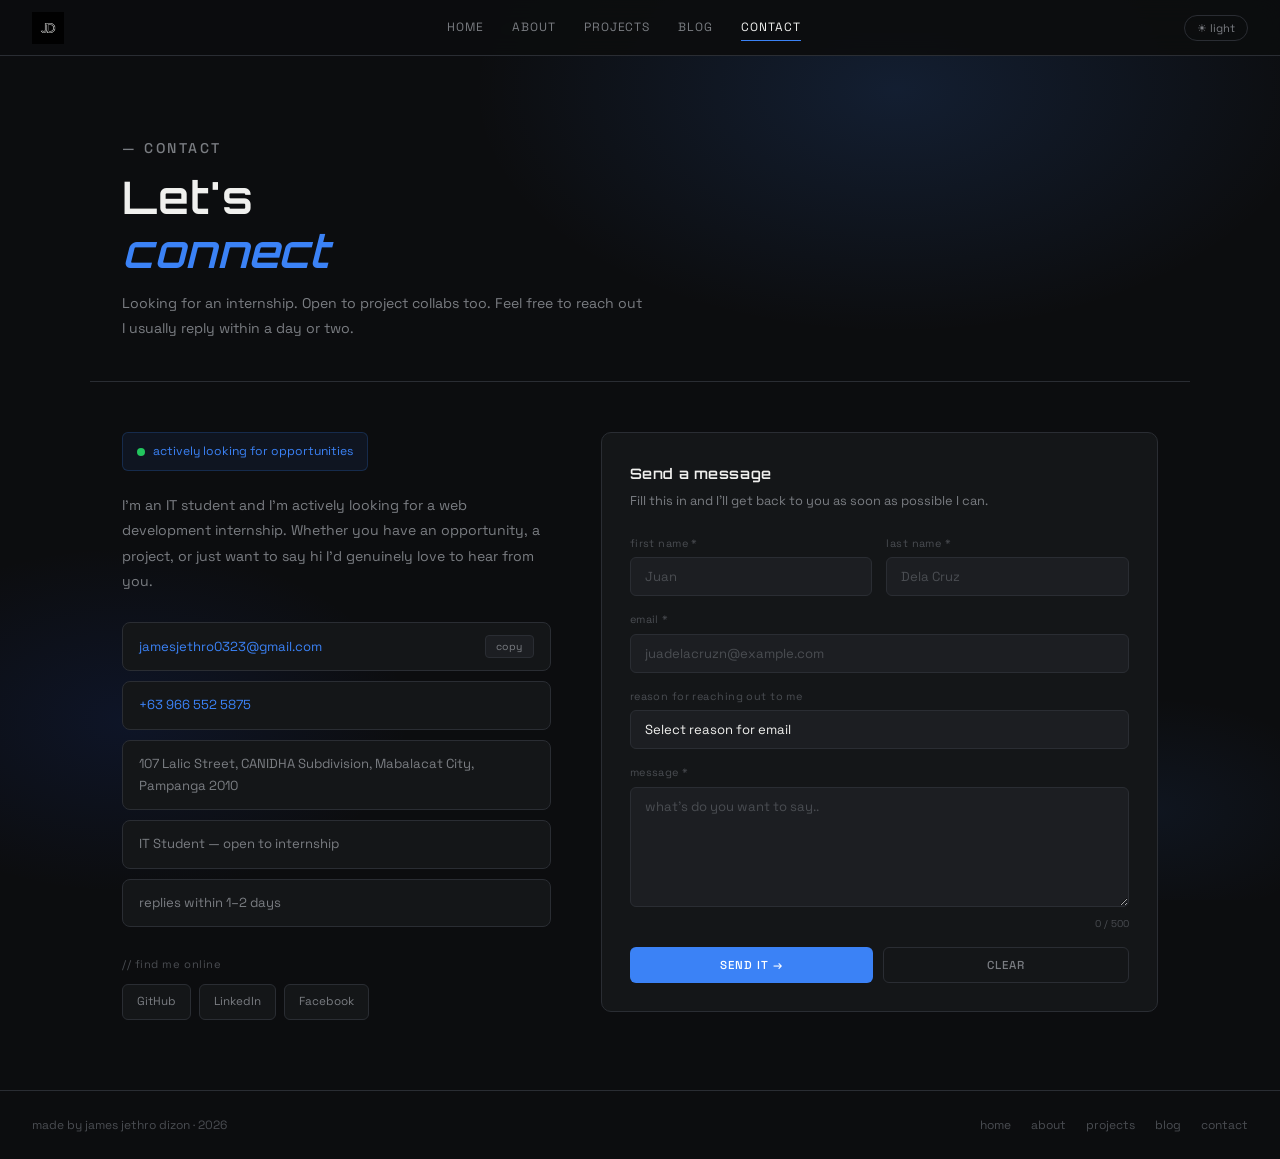
<file: contact.html>
<!DOCTYPE html>
<html lang="en">
<head>
<meta charset="UTF-8" />
<meta name="viewport" content="width=device-width, initial-scale=1.0" />
  <title>Contact James Jethro Dizon</title>
<link rel="preconnect" href="https://fonts.googleapis.com" />
<link href="https://fonts.googleapis.com/css2?family=Orbitron:wght@400;500;600;700&family=Space+Grotesk:wght@300;400;500;600&family=Instrument+Serif:ital@0;1&display=swap" rel="stylesheet" />
<link rel="stylesheet" href="style.css" />
<link rel="icon" href="images/logo.png">
<meta name="description" content="Hi, I'm James — an IT student from the Philippines learning web development and looking for an internship." />
<meta name="keywords" content="IT web developer, internship, James Jethro Dizon, Jethro Dizon">
<meta name="author" content="James Jethro Dizon">
<meta property="og:type" content="website" />
<meta property="og:site_name" content="James Jethro Dizon" />
<meta property="og:title" content="Contact James Jethro Dizon" />
<meta property="og:description" content="Get in touch with James Jethro Dizon. Open to internships and project collaborations." />
<meta name="twitter:card" content="summary" />
</head>
<body>

  <div class="loadscreen" id="loadscreen">
    <div class="load-inner">
      <img src="images/logo.png" alt="JD" class="load-logo" />
      <div class="load-bar"><div class="load-fill"></div></div>
    </div>
  </div>

  <button class="backtotop" id="backtotop" aria-label="back to top">↑</button>

  <header class="top-navbar">
    <a href="index.html" class="logo-wraper"><img src="images/logo.png" alt="logo" class="mylogo" /></a>
    <nav class="nav-mnu">
      <a href="index.html" class="nav-item">home</a>
      <a href="about.html" class="nav-item">about</a>
      <a href="projects.html" class="nav-item">projects</a>
      <a href="blog.html" class="nav-item">blog</a>
      <a href="contact.html" class="nav-item active">contact</a>
    </nav>
    <button class="theme-toggle" id="themetoggle" aria-label="toggle theme">☀ light</button>
    <button class="hamburgr" id="hamburgr" aria-label="menu">
      <span></span><span></span><span></span>
    </button>
  </header>
  <div class="mobi-menu" id="mobiMenu">
    <a href="index.html">home</a>
    <a href="about.html">about</a>
    <a href="projects.html">projects</a>
    <a href="blog.html">blog</a>
    <a href="contact.html">contact</a>
  </div>

  <main>
    <div class="inrpage-header">
      <p class="small-title">— contact</p>
      <h1>Let's<br><em>connect</em></h1>
      <p>Looking for an internship. Open to project collabs too. Feel free to reach out I usually reply within a day or two.</p>
    </div>

    <div class="contact-conatiner">

      <!--left-->
      <div class="fadein">
        <div class="opn-badge">
          <span class="grn-dot"></span>
          actively looking for opportunities
        </div>

        <p class="contact-txt">
          I'm an IT student and I'm actively looking for a web development internship. Whether you have an opportunity, a project, or just want to say hi I'd genuinely love to hear from you.
        </p>
<!--my Contact info for contacts-->
        <div class="contact-infolist">
          <div class="contact-infrow">
            <a href="mailto:jamesjethro0323@gmail.com">jamesjethro0323@gmail.com</a>
            <button type="button" class="copy-btn" id="copyemail" aria-label="copy email address">copy</button>
          </div>
          <div class="contact-infrow">
            <a href="tel:+639665525875">+63 966 552 5875</a>
          </div>
          <div class="contact-infrow">
            <span>107 Lalic Street, CANIDHA Subdivision, Mabalacat City, Pampanga 2010</span>
          </div>
          <div class="contact-infrow">
            <span>IT Student — open to internship</span>
          </div>
          <div class="contact-infrow">
            <span>replies within 1–2 days</span>
          </div>
        </div>
<!--Social Media-->
        <p class="socials-lbl">// find me online</p>
        <div class="socials-list">
          <a href="https://github.com/Jeth0323" class="social-lnk" target="_blank"> GitHub</a>
          <a href="https://www.linkedin.com/in/james-jethro-dizon-8a4901375/" class="social-lnk" target="_blank"> LinkedIn</a>
          <a href="https://www.facebook.com/share/1BzmEra2aU/" class="social-lnk" target="_blank"> Facebook</a>
        </div>
      </div>

      <!--Form-->
      <div class="fadein delay1">
        <div class="myform">
          <h3>Send a message</h3>
          <p>Fill this in and I'll get back to you as soon as possible I can.</p>

          <form id="mycontactform" action="https://formspree.io/f/YOUR_FORM_ID" method="POST" novalidate>
            <div class="frm-row">
              <div class="frm-group">
                <label class="frm-label" for="firstname">first name *</label>
                <input class="frm-input" type="text" id="firstname" placeholder="Juan" required />
              </div>
              <div class="frm-group">
                <label class="frm-label" for="lastname">last name *</label>
                <input class="frm-input" type="text" id="lastname" placeholder="Dela Cruz" required />
              </div>
            </div>

            <div class="frm-group">
              <label class="frm-label" for="email">email *</label>
              <input class="frm-input" type="email" id="email" placeholder="juadelacruzn@example.com" required />
            </div>

            <div class="frm-group">
              <label class="frm-label" for="reason">reason for reaching out to me</label>
              <select class="frm-select" id="reason">
                <option value="">Select reason for email</option>
                <option>Internship </option>
                <option>Project Collaboration</option>
                <option>Feedback on my portfolio</option>
                <option>Other</option>
              </select>
            </div>

            <div class="frm-group">
              <label class="frm-label" for="usermsg">message *</label>
              <textarea
                class="frm-textarea"
                id="usermsg"
                placeholder="what's do you want to say.."
                required
                maxlength="500"
                oninput="document.getElementById('charamt').textContent = this.value.length + ' / 500'"
              ></textarea>
              <div class="charcount" id="charamt">0 / 500</div>
            </div>

            <div class="frm-btns">
              <button type="submit" class="bluebtn">send it →</button>
              <button type="reset" class="bluebtn btn-outln" onclick="clearAlerts()">clear</button>
            </div>

            <div class="frm-msg ok" id="msgsuccess">sent! i'll get back to you soon.</div>
            <div class="frm-msg err" id="msgerror">please fill in all the required fields.</div>
          </form>
        </div>
      </div>

    </div>
  </main>
<!--FOoter-->
  <footer class="page-footer">
    <span>made by james jethro dizon · 2026</span>
    <div class="footer-navlinks">
      <a href="index.html">home</a>
      <a href="about.html">about</a>
      <a href="projects.html">projects</a>
      <a href="blog.html">blog</a>
      <a href="contact.html">contact</a>
    </div>
  </footer>

  <script src="nav.js"></script>
  <script>
    //this is for the form
    document.getElementById('mycontactform').addEventListener('submit', function(e) {
      e.preventDefault();
      var firstname = document.getElementById('firstname').value.trim();
      var email = document.getElementById('email').value.trim();
      var usermsg   = document.getElementById('usermsg').value.trim();
      var ok    = document.getElementById('msgsuccess');
      var err   = document.getElementById('msgerror');
      var emailOk = email.indexOf('@') > 0 && email.indexOf('.') > 0;
      //to check for error to return
      if (!firstname || !email || !usermsg || !emailOk) {
        err.style.display = 'block';
        ok.style.display  = 'none';
        return;
      }
      err.style.display = 'none';
      ok.style.display  = 'block';
      this.reset();
      document.getElementById('charamt').textContent = '0 / 500';
      setTimeout(function() { ok.style.display = 'none'; }, 5000);
    });
    //copy email button
    document.getElementById('copyemail').addEventListener('click', function() {
      var b = this;
      copyText('jamesjethro0323@gmail.com', function() {
        b.textContent = 'copied ✓';
        b.classList.add('done');
        setTimeout(function() { b.textContent = 'copy'; b.classList.remove('done'); }, 2000);
      });
    });
    //to clear alert
    function clearAlerts() {
      document.getElementById('msgsuccess').style.display  = 'none';
      document.getElementById('msgerror').style.display = 'none';
      document.getElementById('charamt').textContent = '0 / 500';
    }
  </script>
</body>
</html>
</file>
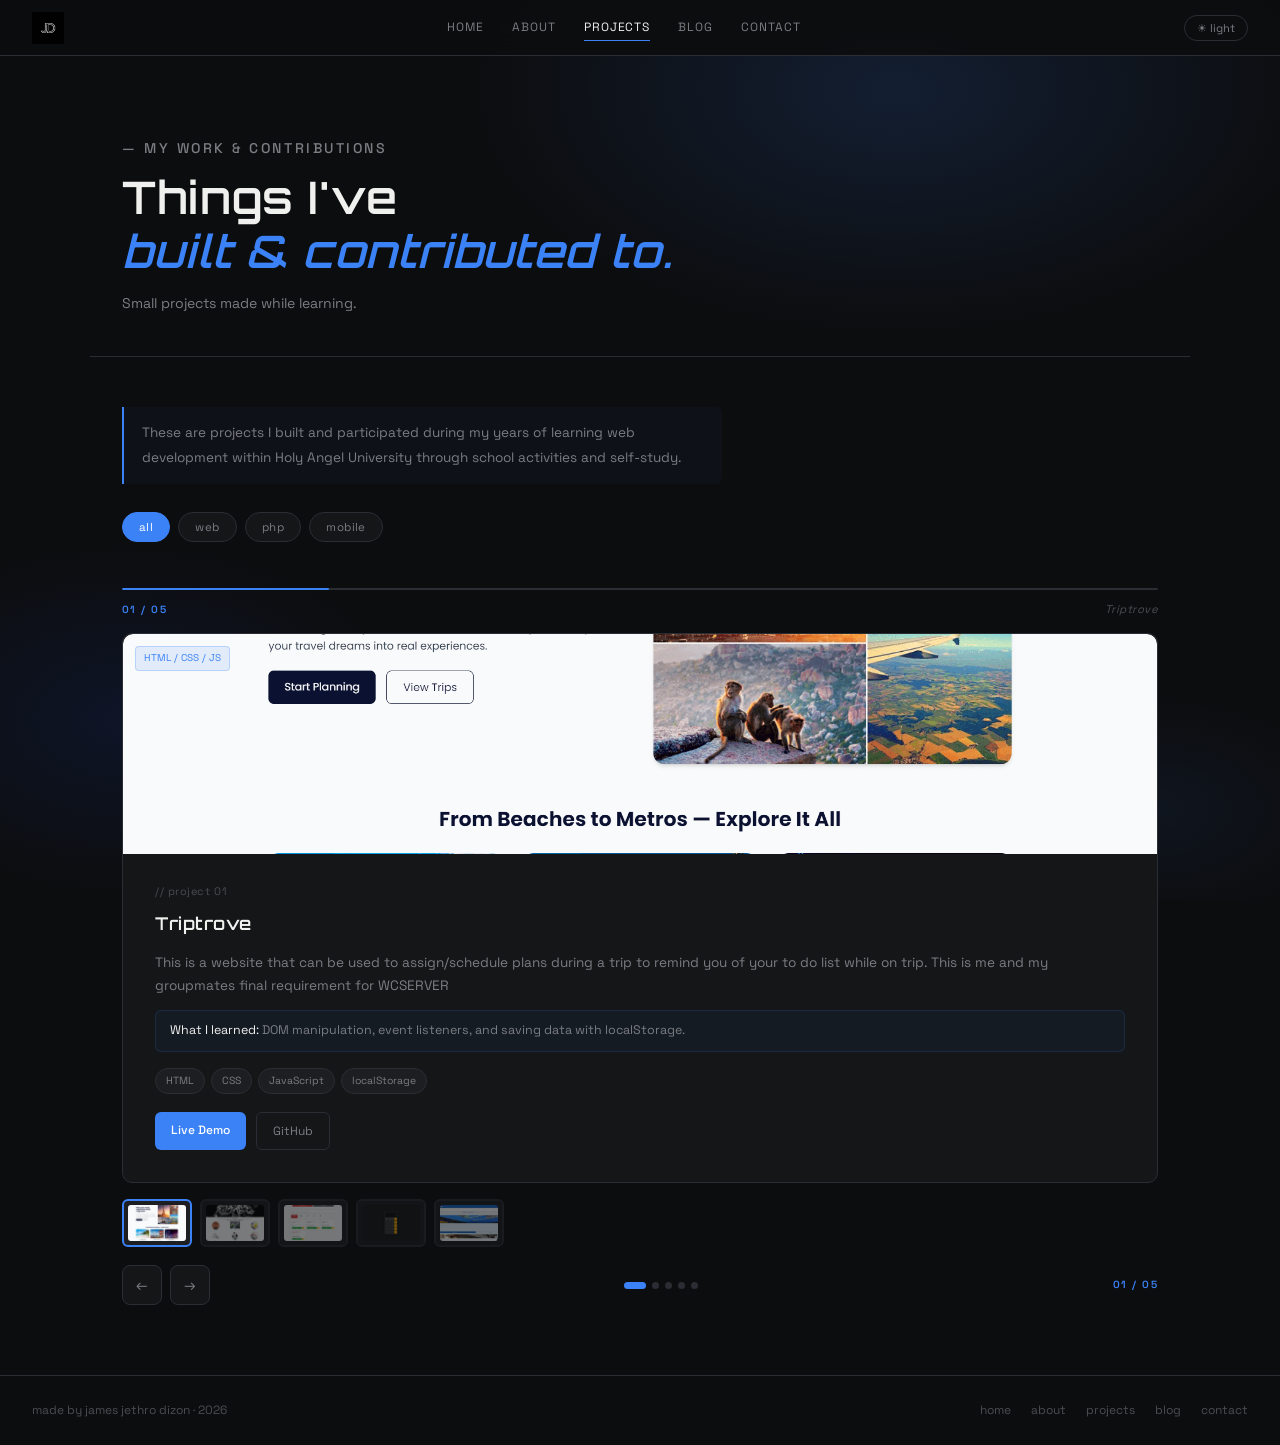
<file: projects.html>
<!DOCTYPE html>
<html lang="en">
<head>
<meta charset="UTF-8" />
<meta name="viewport" content="width=device-width, initial-scale=1.0" />
  <title>Projects of James Jethro Dizon</title>
<link rel="preconnect" href="https://fonts.googleapis.com" />
<link href="https://fonts.googleapis.com/css2?family=Orbitron:wght@400;500;600;700&family=Space+Grotesk:wght@300;400;500;600&family=Instrument+Serif:ital@0;1&display=swap" rel="stylesheet" />
<link rel="stylesheet" href="style.css" />
<link rel="icon" href="images/logo.png">
<meta name="description" content="Hi, I'm James — an IT student from the Philippines learning web development and looking for an internship." />
<meta name="keywords" content="IT web developer, internship, James Jethro Dizon, Jethro Dizon">
<meta name="author" content="James Jethro Dizon">
<meta property="og:type" content="website" />
<meta property="og:site_name" content="James Jethro Dizon" />
<meta property="og:title" content="Projects of James Jethro Dizon" />
<meta property="og:description" content="Websites and apps I've built and contributed to while learning web development at Holy Angel University." />
<meta name="twitter:card" content="summary" />
</head>
<body>

  <div class="loadscreen" id="loadscreen">
    <div class="load-inner">
      <img src="images/logo.png" alt="JD" class="load-logo" />
      <div class="load-bar"><div class="load-fill"></div></div>
    </div>
  </div>

  <button class="backtotop" id="backtotop" aria-label="back to top">↑</button>

  <header class="top-navbar">
    <a href="index.html" class="logo-wraper"><img src="images/logo.png" alt="logo" class="mylogo" /></a>
    <nav class="nav-mnu">
      <a href="index.html" class="nav-item">home</a>
      <a href="about.html" class="nav-item">about</a>
      <a href="projects.html" class="nav-item active">projects</a>
      <a href="blog.html" class="nav-item">blog</a>
      <a href="contact.html" class="nav-item">contact</a>
    </nav>
    <button class="theme-toggle" id="themetoggle" aria-label="toggle theme">☀ light</button>
    <button class="hamburgr" id="hamburgr" aria-label="menu">
      <span></span><span></span><span></span>
    </button>
  </header>
  <div class="mobi-menu" id="mobiMenu">
    <a href="index.html">home</a>
    <a href="about.html">about</a>
    <a href="projects.html">projects</a>
    <a href="blog.html">blog</a>
    <a href="contact.html">contact</a>
  </div>

  <main>
    <div class="inrpage-header">
      <p class="small-title">— my work & contributions</p>
      <h1>Things I've<br><em>built & contributed to.</em></h1>
      <p>Small projects made while learning.</p>
    </div>

    <div class="all-projects">
      <p class="projs-intro fadein">
        These are projects I built and participated during my years of learning web development within Holy Angel University through school activities and self-study.
      </p>

      <div class="filter-bar fadein">
        <div class="filter-btns" id="projFilters">
          <button type="button" class="filter-btn active" data-filter="all">all</button>
          <button type="button" class="filter-btn" data-filter="web">web</button>
          <button type="button" class="filter-btn" data-filter="php">php</button>
          <button type="button" class="filter-btn" data-filter="mobile">mobile</button>
        </div>
      </div>

      <!-- CAROUSEL -->
      <div class="proj-carousel fadein">
        <div class="carousel-progress"><div class="carousel-progress-fill" id="carouselProgress"></div></div>
        <div class="carousel-header">
          <span class="carousel-counter" id="carouselCounter2">01 / 05</span>
          <span class="carousel-title-preview" id="carouselTitlePreview">Triptrove</span>
        </div>
        <div class="carousel-track" id="carouselTrack">

          <!-- PROJECT 1 -->
          <article class="proj-blok" data-cat="web">
            <div class="proj-blok-inner">
              <div class="proj-imgside proj4bg">
                <span class="proj-icon"><img src="images/triptrove.png"></span>
                <span class="bignum">01</span>
                <span class="stack-badg">HTML / CSS / JS</span>
              </div>
              <div class="proj-textside">
                <p class="proj-smalllabel">// project 01</p>
                <h3 class="proj-titl">Triptrove</h3>
                <p class="proj-descrp">This is a website that can be used to assign/schedule plans during a trip to remind you of your to do list while on trip. This is me and my groupmates final requirement for WCSERVER</p>
                <div class="what-ilearned"><strong>What I learned:</strong> DOM manipulation, event listeners, and saving data with localStorage.</div>
                <div class="proj-stacktags">
                  <span class="each-tag">HTML</span>
                  <span class="each-tag">CSS</span>
                  <span class="each-tag">JavaScript</span>
                  <span class="each-tag">localStorage</span>
                </div>
                <div class="proj-btns">
                  <a href="projects.html" class="projbtn projbtn-live" target="_blank"> Live Demo</a>
                  <a href="https://github.com/JullianMQ/TripTrove.git" target="_blank" class="projbtn projbtn-github"> GitHub</a>
                </div>
              </div>
            </div>
          </article>

          <!-- PROJECT 2 -->
          <article class="proj-blok" data-cat="web">
            <div class="proj-blok-inner">
              <div class="proj-imgside proj4bg">
                <span class="proj-icon"><img src="images/sportsent.png"></span>
                <span class="bignum">02</span>
                <span class="stack-badg">HTML / CSS / JS</span>
              </div>
              <div class="proj-textside">
                <p class="proj-smalllabel">// project 02</p>
                <h3 class="proj-titl">SportsEnt</h3>
                <p class="proj-descrp">This is my first website that i made during my first year as an IT student. This website catalogs rules, position, and common used terms for sports like Badminton, Baseball, Basketball, Football, Tennis and Volleyball. This is my final project requirement for INTROWEB</p>
                <div class="what-ilearned"><strong>What I learned:</strong> Writing logic with functions, handling edge cases, and using CSS Grid for layout.</div>
                <div class="proj-stacktags">
                  <span class="each-tag">HTML</span>
                  <span class="each-tag">CSS Grid</span>
                </div>
                <div class="proj-btns">
                  <a href="https://jeth0323.github.io/SportEnt/home.html" class="projbtn projbtn-live" target="_blank"> Live Demo</a>
                  <a href="https://github.com/Jeth0323/SportEnt.git" class="projbtn projbtn-github" target="_blank"> GitHub</a>
                </div>
              </div>
            </div>
          </article>

          <!-- PROJECT 3 -->
          <article class="proj-blok" data-cat="web php">
            <div class="proj-blok-inner">
              <div class="proj-imgside proj4bg">
                <span class="proj-icon"><img src="images/fastline.png"></span>
                <span class="bignum">03</span>
                <span class="stack-badg">PHP / CSS / JS</span>
              </div>
              <div class="proj-textside">
                <p class="proj-smalllabel">// project 03</p>
                <h3 class="proj-titl">Fastline</h3>
                <p class="proj-descrp">This is an ongoing project that me and my associates are still developing that lets user filter out emergency hotlines based on locations and categories. This is me and my groupmates final requirement for DWEB</p>
                <div class="what-ilearned"><strong>What I learned:</strong> Structuring pages with semantic HTML, Flexbox layouts, and writing media queries for mobile screens.</div>
                <div class="proj-stacktags">
                  <span class="each-tag">PHP</span>
                  <span class="each-tag">CSS</span>
                  <span class="each-tag">Responsive</span>
                </div>
                <div class="proj-btns">
                  <a href="https://fastline-pampanga.infinityfreeapp.com/" class="projbtn projbtn-live" target="_blank"> Live Demo</a>
                  <a href="https://github.com/Jeth0323/DWEBFinalOutputFastline.git" class="projbtn projbtn-github" target="_blank"> GitHub</a>
                </div>
              </div>
            </div>
          </article>

          <!-- PROJECT 4 -->
          <article class="proj-blok" data-cat="web">
            <div class="proj-blok-inner">
              <div class="proj-imgside proj4bg">
                <span class="proj-icon"><img src="images/calculator.png"></span>
                <span class="bignum">04</span>
                <span class="stack-badg">HTML / CSS / JS</span>
              </div>
              <div class="proj-textside">
                <p class="proj-smalllabel">// project 04</p>
                <h3 class="proj-titl">Calculator</h3>
                <p class="proj-descrp">A fully functional calculator built with vanilla HTML, CSS, and JavaScript. Supports basic arithmetic operations, keyboard input, percentage, and sign toggle.</p>
                <div class="what-ilearned"><strong>What I learned:</strong> Handling user input with JavaScript, managing application state, and chaining operations cleanly.</div>
                <div class="proj-stacktags">
                  <span class="each-tag">HTML</span>
                  <span class="each-tag">CSS</span>
                  <span class="each-tag">JavaScript</span>
                </div>
                <div class="proj-btns">
                  <a href="https://jethrodizoncalculator.netlify.app/" class="projbtn projbtn-live" target="_blank"> Live Demo</a>
                  <a href="https://github.com/Jeth0323/MyCalculator.git" class="projbtn projbtn-github" target="_blank"> GitHub</a>
                </div>
              </div>
            </div>
          </article>

          <!-- PROJECT 5 -->
          <article class="proj-blok" data-cat="mobile">
            <div class="proj-blok-inner">
              <div class="proj-imgside proj4bg">
                <span class="proj-icon"><img src="images/PottyPal.PNG"></span>
                <span class="bignum">05</span>
                <span class="stack-badg">Flutter / Dart</span>
              </div>
              <div class="proj-textside">
                <p class="proj-smalllabel">// project 05</p>
                <h3 class="proj-titl">PottyPal</h3>
                <p class="proj-descrp">A mobile app built with Flutter and Dart. PottyPal helps users track public utilitie and bathrooms for emergencies..</p>
                <div class="what-ilearned"><strong>What I learned:</strong> Building cross-platform mobile apps with Flutter, working with Dart, and managing app state and UI components.</div>
                <div class="proj-stacktags">
                  <span class="each-tag">Flutter</span>
                  <span class="each-tag">Dart</span>
                  <span class="each-tag">Mobile</span>
                </div>
                <div class="proj-btns">
                  <a href="https://pottypaladet.netlify.app/" class="projbtn projbtn-live" target="_blank"> Live Demo</a>
                  <a href="https://github.com/GR4C3FR/ADETFinalProject.git" class="projbtn projbtn-github" target="_blank"> GitHub</a>
                </div>
              </div>
            </div>
          </article>

        </div>

        <!-- carousel controls -->
        <div class="carousel-thumbs" id="carouselThumbs"></div>
        <div class="carousel-ctrls">
          <div class="carousel-btns">
            <button class="carousel-btn" id="carouselPrev" aria-label="previous">←</button>
            <button class="carousel-btn" id="carouselNext" aria-label="next">→</button>
          </div>
          <div class="carousel-dots" id="carouselDots"></div>
          <span class="carousel-counter" id="carouselCounter">01 / 05</span>
        </div>
      </div>

    </div>
  </main>

  <footer class="page-footer">
    <span>made by james jethro dizon · 2026</span>
    <div class="footer-navlinks">
      <a href="index.html">home</a>
      <a href="about.html">about</a>
      <a href="projects.html">projects</a>
      <a href="blog.html">blog</a>
      <a href="contact.html">contact</a>
    </div>
  </footer>

  <script src="nav.js"></script>
  <script>
    var track = document.getElementById('carouselTrack');
    var dotsEl = document.getElementById('carouselDots');
    var thumbsEl = document.getElementById('carouselThumbs');
    var progressEl = document.getElementById('carouselProgress');
    var counterEl = document.getElementById('carouselCounter');
    var counter2El = document.getElementById('carouselCounter2');
    var titleEl = document.getElementById('carouselTitlePreview');
    var allSlides = Array.prototype.slice.call(track.querySelectorAll('.proj-blok'));
    var slides = allSlides.slice();   // slides that match the current filter
    var total = slides.length;
    var cur = 0;

    // collect project titles and images for thumbs/header
    var projData = [];
    for (var i = 0; i < allSlides.length; i++) {
      var titl = allSlides[i].querySelector('.proj-titl');
      var img  = allSlides[i].querySelector('.proj-icon img');
      projData.push({
        title: titl ? titl.textContent.trim() : 'Project ' + (i+1),
        img:   img  ? img.getAttribute('src') : null
      });
    }

    // dots + thumbnails are rebuilt whenever the filter changes
    function buildNav() {
      dotsEl.innerHTML = '';
      thumbsEl.innerHTML = '';
      for (var i = 0; i < total; i++) {
        var data = projData[allSlides.indexOf(slides[i])];

        var d = document.createElement('button');
        d.className = 'carousel-dot' + (i === cur ? ' active' : '');
        d.setAttribute('aria-label', 'project ' + (i+1));
        d.dataset.idx = i;
        d.addEventListener('click', function() { goTo(parseInt(this.dataset.idx)); });
        dotsEl.appendChild(d);

        var th = document.createElement('button');
        th.className = 'carousel-thumb' + (i === cur ? ' active' : '');
        th.dataset.idx = i;
        if (data.img) {
          var timg = document.createElement('img');
          timg.src = data.img;
          timg.alt = data.title;
          th.appendChild(timg);
        } else {
          th.textContent = data.title;
        }
        th.addEventListener('click', function() { goTo(parseInt(this.dataset.idx)); });
        thumbsEl.appendChild(th);
      }
    }

    function pad(n) { return n < 10 ? '0' + n : '' + n; }

    function updateUI() {
      progressEl.style.width = total ? ((cur + 1) / total * 100) + '%' : '0%';
      var txt = pad(total ? cur + 1 : 0) + ' / ' + pad(total);
      if (counterEl)  counterEl.textContent  = txt;
      if (counter2El) counter2El.textContent = txt;
      if (titleEl) titleEl.textContent = total ? projData[allSlides.indexOf(slides[cur])].title : '';
      var dots = dotsEl.querySelectorAll('.carousel-dot');
      for (var i = 0; i < dots.length; i++) dots[i].classList.toggle('active', i === cur);
      var thumbs = thumbsEl.querySelectorAll('.carousel-thumb');
      for (var j = 0; j < thumbs.length; j++) thumbs[j].classList.toggle('active', j === cur);
    }

    function goTo(n) {
      if (!total) return;
      slides[cur].classList.remove('active');
      cur = (n + total) % total;
      slides[cur].classList.add('active');
      updateUI();
    }

    function applyProjFilter(filter) {
      for (var i = 0; i < allSlides.length; i++) allSlides[i].classList.remove('active');
      slides = allSlides.filter(function(s) {
        return filter === 'all' || (' ' + s.getAttribute('data-cat') + ' ').indexOf(' ' + filter + ' ') > -1;
      });
      total = slides.length;
      cur = 0;
      if (total) slides[0].classList.add('active');
      buildNav();
      updateUI();
    }

    var projFilterBtns = document.querySelectorAll('#projFilters .filter-btn');
    for (var f = 0; f < projFilterBtns.length; f++) {
      projFilterBtns[f].addEventListener('click', function() {
        for (var g = 0; g < projFilterBtns.length; g++) projFilterBtns[g].classList.remove('active');
        this.classList.add('active');
        applyProjFilter(this.getAttribute('data-filter'));
      });
    }

    slides[0].classList.add('active');
    buildNav();
    updateUI();

    document.getElementById('carouselPrev').addEventListener('click', function() { goTo(cur - 1); });
    document.getElementById('carouselNext').addEventListener('click', function() { goTo(cur + 1); });

    document.addEventListener('keydown', function(e) {
      if (e.key === 'ArrowLeft') goTo(cur - 1);
      if (e.key === 'ArrowRight') goTo(cur + 1);
    });

    var touchX = 0;
    track.addEventListener('touchstart', function(e) { touchX = e.touches[0].clientX; }, {passive:true});
    track.addEventListener('touchend', function(e) {
      var diff = touchX - e.changedTouches[0].clientX;
      if (Math.abs(diff) > 40) goTo(diff > 0 ? cur + 1 : cur - 1);
    }, {passive:true});
  </script>
</body>
</html>
</file>
<file: style.css>
@import url('https://fonts.googleapis.com/css2?family=Orbitron:wght@400;500;600;700&family=Space+Grotesk:wght@300;400;500;600&family=Instrument+Serif:ital@0;1&display=swap');

/* my portfolio css - james jethro dizon */

* {
  box-sizing: border-box;
  margin: 0;
  padding: 0;
}

/* i kept forgetting to add this so i put it here */
*::before, *::after {
  box-sizing: border-box;
}

:root {
  --darkbg: #0c0d0f;
  --cardbg: #141618;
  --cardbg2: #1c1e22;
  --bordercolor: #2a2d33;
  --myblue: #3b82f6;
  --darkerblue: #1d4ed8;
  --textcolor: #f0f0ee;
  --graytext: #7a7d82;
  --darkgray: #4a4d52;
  --myfont: 'Space Grotesk', sans-serif;
  --titlefont: 'Orbitron', sans-serif;
  --navbg: rgba(12,13,15,0.93);
  --mobibg: rgba(12,13,15,0.98);
}

body.lightmode {
  --darkbg: #f4f5f7;
  --cardbg: #ffffff;
  --cardbg2: #eef0f3;
  --bordercolor: #d1d5db;
  --myblue: #2563eb;
  --darkerblue: #1d4ed8;
  --textcolor: #111318;
  --graytext: #4b5563;
  --darkgray: #9ca3af;
  --navbg: rgba(244,245,247,0.93);
  --mobibg: rgba(244,245,247,0.98);
}

body {
  background-color: var(--darkbg);
  background-image:
    radial-gradient(ellipse 55% 45% at 70% 10%, rgba(59,130,246,.15) 0%, transparent 60%),
    radial-gradient(ellipse 40% 35% at 10% 80%, rgba(29,78,216,.12) 0%, transparent 55%),
    radial-gradient(ellipse 30% 25% at 90% 90%, rgba(59,130,246,.07) 0%, transparent 50%);
  background-attachment: fixed;
  color: var(--textcolor);
  font-family: var(--myfont);
  font-size: 15px;
  line-height: 1.7;
  overflow-x: hidden;
  transition: background-color .3s, color .3s;
}

/* page fade in on html not body — body transform breaks fixed positioning */
html {
  animation: pagefadein .5s ease forwards;
}

body.lightmode {
  background-image:
    radial-gradient(ellipse 55% 45% at 70% 10%, rgba(37,99,235,.07) 0%, transparent 60%),
    radial-gradient(ellipse 40% 35% at 10% 80%, rgba(37,99,235,.05) 0%, transparent 55%),
    radial-gradient(ellipse 30% 25% at 90% 90%, rgba(37,99,235,.03) 0%, transparent 50%);
}

@keyframes pagefadein {
  from { opacity: 0; }
  to   { opacity: 1; }
}

html {
  scroll-behavior: smooth;
}

a {
  text-decoration: none;
  color: inherit;
}

img {
  display: block;
  max-width: 100%;
}

button {
  cursor: pointer;
  background: none;
  border: none;
  font-family: inherit;
}

.theme-toggle {
  background: none;
  border: 1px solid var(--bordercolor);
  border-radius: 20px;
  padding: 5px 12px;
  font-family: var(--myfont);
  font-size: .7rem;
  color: var(--graytext);
  cursor: pointer;
  transition: border-color .2s, color .2s;
  display: flex;
  align-items: center;
  gap: 6px;
  flex-shrink: 0;
}
.theme-toggle:hover {
  border-color: var(--myblue);
  color: var(--myblue);
}

/* scrollbar style i found on stackoverflow */
::-webkit-scrollbar {
  width: 3px;
}
::-webkit-scrollbar-thumb {
  background: var(--darkerblue);
  border-radius: 2px;
}
::-webkit-scrollbar-track {
  background: var(--darkbg);
}

.top-navbar {
  position: fixed;
  top: 0;
  left: 0;
  right: 0;
  z-index: 100;
  height: 56px;
  background: var(--navbg);
  border-bottom: 1px solid var(--bordercolor);
  display: flex;
  align-items: center;
  padding: 0 32px;
  justify-content: space-between;
  backdrop-filter: blur(12px);
}

.logo-wraper {
  display: flex;
  align-items: center;
  border-radius: 20%;
}

.mylogo {
  height: 32px;
  width: 32px;
  object-fit: contain;
  opacity: .9;
}

.mylogo:hover {
  opacity: 1;
}

.nav-mnu {
  display: flex;
  gap: 28px;
  list-style: none;
}

.nav-item {
  font-size: .75rem;
  color: var(--graytext);
  letter-spacing: .08em;
  text-transform: uppercase;
  transition: color .2s;
  position: relative;
}

.nav-item:hover { color: var(--textcolor); }

.nav-item.active { color: var(--textcolor); }

/* underline on hover - learned this from a yt video */
.nav-item::after {
  content: '';
  position: absolute;
  bottom: -3px;
  left: 0;
  height: 1px;
  width: 0;
  background: var(--myblue);
  transition: width .25s;
}

.nav-item:hover::after { width: 100%; }
.nav-item.active::after { width: 100%; }

.hamburgr {
  display: none;
  flex-direction: column;
  gap: 5px;
  padding: 4px;
}

.hamburgr span {
  display: block;
  width: 20px;
  height: 2px;
  background: var(--graytext);
  border-radius: 2px;
  transition: all .3s;
}

.hamburgr.open span:nth-child(1) {
  transform: rotate(45deg) translate(5px, 5px);
}
.hamburgr.open span:nth-child(2) {
  opacity: 0;
}
.hamburgr.open span:nth-child(3) {
  transform: rotate(-45deg) translate(5px, -5px);
}

.mobi-menu {
  display: none;
  position: fixed;
  top: 56px;
  left: 0;
  right: 0;
  background: var(--mobibg);
  border-bottom: 1px solid var(--bordercolor);
  flex-direction: column;
  padding: 20px 32px;
  gap: 14px;
  z-index: 99;
}

.mobi-menu.open {
  display: flex;
}

.mobi-menu a {
  font-size: .88rem;
  color: var(--graytext);
  padding: 8px 0;
  border-bottom: 1px solid var(--bordercolor);
  transition: color .2s;
}
.mobi-menu a:hover { color: var(--myblue); }

main {
  padding-top: 56px;
}

.main-intro {
  max-width: 1100px;
  margin: 0 auto;
  padding: 90px 32px 70px;
  display: grid;
  grid-template-columns: 1fr 340px;
  gap: 60px;
  align-items: start;
}

.small-title {
  font-size: .68rem;
  color: var(--myblue);
  margin-bottom: 16px;
  letter-spacing: .18em;
  text-transform: uppercase;
  font-weight: 500;
}

.hero-namewrap {
  display: flex;
  align-items: center;
  gap: 40px;
  margin-bottom: 20px;
}

.hero-photo {
  width: 190px;
  height: 190px;
  border-radius: 50%;
  object-fit: cover;
  object-position: top;
  border: 2px solid var(--bordercolor);
  flex-shrink: 0;
  align-self: center;
}

/* the big name font was hard to get right took me like 2 hours */
.myname-txt {
  font-family: var(--titlefont);
  font-size: clamp(2rem, 4.5vw, 3.6rem);
  line-height: 1.18;
  font-weight: 600;
  letter-spacing: .03em;
  margin-bottom: 16px;
}

.myname-txt em {
  color: var(--myblue);
  font-style: normal;
}

.subttle {
  font-size: .72rem;
  color: var(--graytext);
  letter-spacing: .14em;
  margin-bottom: 22px;
  text-transform: uppercase;
}

.intro-paragraph {
  font-size: .9rem;
  color: var(--graytext);
  line-height: 1.8;
  margin-bottom: 32px;
  max-width: 420px;
}

.btn-holder {
  display: flex;
  align-items: center;
  gap: 20px;
  flex-wrap: wrap;
}

.intro-right {
  display: flex;
  flex-direction: column;
  gap: 20px;
  margin-top: 12px;
}

.avail-box {
  display: inline-flex;
  align-items: center;
  gap: 10px;
  padding: 10px 16px;
  background: var(--cardbg);
  border: 1px solid var(--bordercolor);
  border-radius: 8px;
  font-size: .78rem;
  color: var(--graytext);
}

.grn-dot {
  width: 8px;
  height: 8px;
  background: #22c55e;
  border-radius: 50%;
  flex-shrink: 0;
  animation: blinkgreen 2s ease-in-out infinite;
}

@keyframes blinkgreen {
  0%   { opacity: 1; }
  50%  { opacity: .3; }
  100% { opacity: 1; }
}

.stat-list {
  background: var(--cardbg);
  border: 1px solid var(--bordercolor);
  border-radius: 10px;
  overflow: hidden;
}

.each-stat {
  display: flex;
  justify-content: space-between;
  align-items: center;
  padding: 14px 18px;
  border-bottom: 1px solid var(--bordercolor);
}

.each-stat:last-child {
  border-bottom: none;
}

.stat-number {
  font-size: .85rem;
  color: var(--textcolor);
  font-weight: 500;
}

.stat-text {
  font-size: .72rem;
  color: var(--darkgray);
  text-align: right;
}

.bluebtn {
  display: inline-block;
  padding: 10px 22px;
  background: var(--myblue);
  color: #fff;
  font-size: .72rem;
  border-radius: 6px;
  font-family: var(--myfont);
  letter-spacing: .08em;
  text-transform: uppercase;
  font-weight: 500;
  transition: background .25s, transform .2s;
}
.bluebtn:hover {
  background: var(--darkerblue);
  transform: translateY(-1px);
}

.bluebtn.btn-outln {
  background: transparent;
  color: var(--graytext);
  border: 1px solid var(--bordercolor);
}
.bluebtn.btn-outln:hover {
  border-color: var(--myblue);
  color: var(--myblue);
  background: transparent;
}

.textlink {
  font-size: .8rem;
  color: var(--graytext);
  transition: color .2s;
}
.textlink:hover { color: var(--myblue); }

.textlink.small {
  font-size: .75rem;
}

.sec-top {
  display: flex;
  align-items: baseline;
  justify-content: space-between;
  margin-bottom: 30px;
  flex-wrap: wrap;
  gap: 10px;
}

.sec-heading {
  font-family: var(--titlefont);
  font-size: 1.3rem;
  font-weight: 600;
  color: var(--textcolor);
  letter-spacing: .03em;
}

.proj-cardlist {
  display: grid;
  grid-template-columns: repeat(auto-fill, minmax(230px, 1fr));
  gap: 16px;
  align-items: stretch;
}

.projcard {
  background: var(--cardbg);
  border: 1px solid var(--bordercolor);
  border-radius: 10px;
  overflow: hidden;
  display: flex;
  flex-direction: column;
  height: 100%;
  transition: border-color .25s, transform .25s;
}
.projcard:hover {
  border-color: var(--myblue);
  transform: translateY(-6px);
  box-shadow: 0 12px 32px rgba(59,130,246,.12);
}

.card-imgarea {
  height: 120px;
  display: flex;
  align-items: center;
  justify-content: center;
  font-size: 2.4rem;
  position: relative;
}

.proj-bigname {
  font-family: var(--titlefont);
  font-size: 1.6rem;
  font-weight: 400;
  color: rgba(255,255,255,.25);
  text-align: center;
  line-height: 1.2;
  position: relative;
  z-index: 1;
}

.card-projname {
  font-family: var(--titlefont);
  font-size: 1.1rem;
  font-weight: 400;
  color: rgba(255,255,255,.22);
  text-align: center;
  line-height: 1.3;
}

.stack-tag {
  position: absolute;
  bottom: 10px;
  right: 10px;
  font-size: .6rem;
  padding: 2px 8px;
  background: rgba(59,130,246,.12);
  border: 1px solid rgba(59,130,246,.25);
  color: var(--myblue);
  border-radius: 4px;
  letter-spacing: .04em;
}

.card-info {
  padding: 16px;
  flex: 1;
  display: flex;
  flex-direction: column;
}

.card-numbr {
  font-size: .65rem;
  color: var(--darkgray);
  margin-bottom: 6px;
}

.card-titl {
  font-size: .95rem;
  font-weight: 500;
  color: var(--textcolor);
  margin-bottom: 8px;
}

.card-descrp {
  font-size: .78rem;
  color: var(--graytext);
  line-height: 1.6;
  flex: 1;
  display: -webkit-box;
  -webkit-line-clamp: 4;
  -webkit-box-orient: vertical;
  overflow: hidden;
}

.about-band {
  border-top: 1px solid var(--bordercolor);
  border-bottom: 1px solid var(--bordercolor);
  display: grid;
  grid-template-columns: 1fr 1fr;
  max-width: 1100px;
  margin: 0 auto;
}

.band-left {
  padding: 60px 32px;
  border-right: 1px solid var(--bordercolor);
  display: flex;
  flex-direction: column;
  gap: 18px;
}

.band-left h2 {
  font-family: var(--titlefont);
  font-size: 1.1rem;
  font-weight: 600;
  letter-spacing: .04em;
}

.band-left p {
  font-size: .87rem;
  color: var(--graytext);
  line-height: 1.8;
  max-width: 380px;
}

.band-right {
  padding: 60px 40px;
}

.skill-wrapper {
  display: flex;
  flex-direction: column;
  gap: 20px;
}

/* skill bar thing - ref freecodecamp */
.one-skill {
  display: grid;
  grid-template-columns: 90px 1fr 36px;
  gap: 12px;
  align-items: center;
}

.skill-lable {
  font-size: .78rem;
  color: var(--graytext);
}

.skill-progbar {
  height: 3px;
  background: var(--bordercolor);
  border-radius: 2px;
  overflow: hidden;
}

.skill-progfill {
  height: 100%;
  background: var(--myblue);
  border-radius: 2px;
  width: 0;
  transition: width 1.1s ease;
}

.skill-percnt {
  font-size: .68rem;
  color: var(--myblue);
  text-align: right;
}

/* advanced project carousel */
.proj-carousel { width: 100%; position: relative; }

.carousel-progress {
  height: 2px;
  background: var(--bordercolor);
  border-radius: 2px;
  overflow: hidden;
  margin-bottom: 0;
}
.carousel-progress-fill {
  height: 100%;
  background: var(--myblue);
  border-radius: 2px;
  transition: width .45s cubic-bezier(.22,1,.36,1);
}

.carousel-header {
  display: flex;
  justify-content: space-between;
  align-items: center;
  padding: 10px 0 14px;
}
.carousel-counter {
  font-size: .65rem;
  color: var(--myblue);
  letter-spacing: .14em;
  text-transform: uppercase;
  font-weight: 600;
}
.carousel-title-preview {
  font-size: .7rem;
  color: var(--darkgray);
  letter-spacing: .04em;
  font-style: italic;
}

.carousel-track { position: relative; }
.carousel-track .proj-blok { display: none; }
.carousel-track .proj-blok.active {
  display: block;
  animation: slidefadein .4s cubic-bezier(.22,1,.36,1) forwards;
}
@keyframes slidefadein {
  from { opacity: 0; transform: translateY(14px); }
  to   { opacity: 1; transform: translateY(0); }
}
.carousel-track .proj-blok-inner { display: grid; grid-template-columns: 1fr; }
.carousel-track .proj-imgside {
  width: 100%;
  min-height: 220px;
  border-radius: 10px 10px 0 0;
}
.carousel-track .proj-textside { padding: 28px 32px 32px; }

/* thumbnail strip */
.carousel-thumbs {
  display: flex;
  gap: 8px;
  margin-top: 16px;
  overflow-x: auto;
  padding-bottom: 4px;
  scrollbar-width: none;
}
.carousel-thumbs::-webkit-scrollbar { display: none; }
.carousel-thumb {
  flex-shrink: 0;
  width: 70px;
  height: 48px;
  border-radius: 6px;
  border: 2px solid var(--bordercolor);
  background: var(--cardbg2);
  cursor: pointer;
  overflow: hidden;
  display: flex;
  align-items: center;
  justify-content: center;
  font-size: .5rem;
  color: var(--darkgray);
  transition: border-color .2s, opacity .2s;
  opacity: .45;
  font-family: var(--titlefont);
  letter-spacing: .02em;
  text-align: center;
  padding: 4px;
}
.carousel-thumb img {
  width: 100%;
  height: 100%;
  object-fit: cover;
  border-radius: 3px;
}
.carousel-thumb.active { border-color: var(--myblue); opacity: 1; }
.carousel-thumb:hover { opacity: .8; }

.carousel-ctrls {
  display: flex;
  align-items: center;
  justify-content: space-between;
  margin-top: 14px;
  gap: 12px;
}
.carousel-btns { display: flex; gap: 8px; }
.carousel-btn {
  background: var(--cardbg);
  border: 1px solid var(--bordercolor);
  border-radius: 8px;
  color: var(--graytext);
  font-size: .9rem;
  width: 40px;
  height: 40px;
  display: flex;
  align-items: center;
  justify-content: center;
  cursor: pointer;
  font-family: var(--myfont);
  transition: border-color .2s, color .2s, transform .15s;
}
.carousel-btn:hover {
  border-color: var(--myblue);
  color: var(--myblue);
  transform: translateY(-1px);
}
.carousel-btn:active { transform: translateY(0); }

.carousel-dots { display: flex; gap: 6px; align-items: center; }
.carousel-dot {
  width: 7px; height: 7px;
  border-radius: 50%;
  background: var(--bordercolor);
  border: none; cursor: pointer;
  transition: background .25s, width .25s;
  padding: 0;
}
.carousel-dot.active {
  background: var(--myblue);
  width: 22px;
  border-radius: 4px;
}

/* viral font switching effect */
/* glitch effect on mousedown / long press */
@keyframes glitch {
  0%   { clip-path: inset(0 0 95% 0); transform: translate(-4px, 0);  color: #f00; }
  5%   { clip-path: inset(30% 0 50% 0); transform: translate(4px, 0);  color: #0ff; }
  10%  { clip-path: inset(60% 0 20% 0); transform: translate(-3px, 1px); color: #fff; }
  15%  { clip-path: inset(10% 0 70% 0); transform: translate(3px, -1px); color: #3b82f6; }
  20%  { clip-path: inset(80% 0 5% 0);  transform: translate(-5px, 0);  color: #f0f; }
  25%  { clip-path: inset(0 0 85% 0);   transform: translate(2px, 2px);  color: #0ff; }
  30%  { clip-path: inset(40% 0 40% 0); transform: translate(-2px, 0);  color: #fff; }
  35%  { clip-path: inset(70% 0 10% 0); transform: translate(5px, -2px); color: #f00; }
  40%  { clip-path: inset(20% 0 60% 0); transform: translate(-4px, 1px); color: #3b82f6; }
  45%  { clip-path: inset(50% 0 30% 0); transform: translate(3px, 0);   color: #0ff; }
  50%  { clip-path: inset(0 0 0 0);     transform: translate(0, 0);     color: var(--myblue); }
  100% { clip-path: inset(0 0 0 0);     transform: translate(0, 0);     color: var(--myblue); }
}

@keyframes glitchbg {
  0%   { text-shadow: 3px 0 #f00, -3px 0 #0ff; }
  10%  { text-shadow: -4px 0 #0ff, 4px 0 #f00; }
  20%  { text-shadow: 2px 0 #f0f, -2px 0 #0ff; }
  30%  { text-shadow: -3px 0 #f00, 3px 0 #3b82f6; }
  40%  { text-shadow: 4px 0 #0ff, -4px 0 #f0f; }
  50%  { text-shadow: 0 0 12px rgba(59,130,246,.8); }
  100% { text-shadow: 0 0 12px rgba(59,130,246,.8); }
}

.myname-txt em,
.myname-txt .nm-mid {
  color: var(--myblue);
  font-style: normal;
}

body.glitching .myname-txt {
  animation: glitch .5s steps(1) infinite, glitchbg .5s steps(1) infinite;
}

/* ---- loading screen ---- */
.loadscreen {
  position: fixed;
  inset: 0;
  background: var(--darkbg);
  z-index: 9999;
  display: flex;
  align-items: center;
  justify-content: center;
  transition: opacity .5s ease, visibility .5s ease;
}
.loadscreen.hidden {
  opacity: 0;
  visibility: hidden;
  pointer-events: none;
}
.load-inner {
  display: flex;
  flex-direction: column;
  align-items: center;
  gap: 20px;
}
.load-logo {
  width: 60px;
  height: 60px;
  object-fit: contain;
  animation: loadpulse .8s ease-in-out infinite alternate;
}
@keyframes loadpulse {
  from { opacity: .4; transform: scale(.9); }
  to   { opacity: 1;  transform: scale(1.05); }
}
.load-bar {
  width: 140px;
  height: 2px;
  background: var(--bordercolor);
  border-radius: 2px;
  overflow: hidden;
}
.load-fill {
  height: 100%;
  background: var(--myblue);
  border-radius: 2px;
  width: 0;
  animation: loadbar 1.2s cubic-bezier(.22,1,.36,1) forwards;
}
@keyframes loadbar {
  from { width: 0; }
  to   { width: 100%; }
}

/* ---- back to top ---- */
.backtotop {
  position: fixed;
  bottom: 28px;
  right: 28px;
  width: 40px;
  height: 40px;
  border-radius: 8px;
  background: var(--cardbg);
  border: 1px solid var(--bordercolor);
  color: var(--graytext);
  font-size: .9rem;
  cursor: pointer;
  z-index: 500;
  display: flex;
  align-items: center;
  justify-content: center;
  font-family: var(--myfont);
  opacity: 0;
  transform: translateY(10px);
  transition: opacity .3s, transform .3s, border-color .2s, color .2s;
  pointer-events: none;
}
.backtotop.visible {
  opacity: 1;
  transform: translateY(0);
  pointer-events: auto;
}
.backtotop:hover {
  border-color: var(--myblue);
  color: var(--myblue);
}

/* ---- timeline ---- */
.timeline {
  display: flex;
  flex-direction: column;
  gap: 0;
  margin-top: 16px;
  padding-left: 8px;
}
.tl-item {
  display: flex;
  gap: 18px;
  position: relative;
  padding-bottom: 28px;
}
.tl-item:last-child { padding-bottom: 0; }

.tl-item::before {
  content: '';
  position: absolute;
  left: 6px;
  top: 18px;
  bottom: 0;
  width: 1px;
  background: var(--bordercolor);
}
.tl-item:last-child::before { display: none; }

.tl-dot {
  width: 13px;
  height: 13px;
  border-radius: 50%;
  background: var(--cardbg2);
  border: 2px solid var(--bordercolor);
  flex-shrink: 0;
  margin-top: 3px;
  position: relative;
  z-index: 1;
}
.tl-dot.active {
  background: var(--myblue);
  border-color: var(--myblue);
}
.tl-dot.pulse {
  background: var(--myblue);
  border-color: var(--myblue);
  animation: tlpulse 1.5s ease-in-out infinite;
}
@keyframes tlpulse {
  0%, 100% { box-shadow: 0 0 0 0 rgba(59,130,246,.5); }
  50%       { box-shadow: 0 0 0 6px rgba(59,130,246,0); }
}

.tl-content { flex: 1; }
.tl-date {
  font-size: .65rem;
  color: var(--myblue);
  letter-spacing: .1em;
  text-transform: uppercase;
  margin-bottom: 3px;
  font-weight: 600;
}
.tl-title {
  font-size: .88rem;
  color: var(--textcolor);
  font-weight: 500;
  margin-bottom: 4px;
}
.tl-desc {
  font-size: .78rem;
  color: var(--graytext);
  line-height: 1.7;
}

/* ---- tools category label ---- */
.tools-cat-lbl {
  font-size: .65rem;
  color: var(--myblue);
  letter-spacing: .12em;
  text-transform: uppercase;
  font-weight: 600;
  margin-bottom: 10px;
}

.page-footer {
  border-top: 1px solid var(--bordercolor);
  padding: 24px 32px;
  display: flex;
  align-items: center;
  justify-content: space-between;
  flex-wrap: wrap;
  gap: 12px;
  font-size: .75rem;
  color: var(--darkgray);
}

.footer-navlinks {
  display: flex;
  gap: 20px;
}
.footer-navlinks a {
  color: var(--darkgray);
  transition: color .2s;
}
.footer-navlinks a:hover { color: var(--myblue); }

.inrpage-header {
  max-width: 1100px;
  margin: 0 auto;
  padding: 80px 32px 40px;
  border-bottom: 1px solid var(--bordercolor);
}

.inrpage-header h1 {
  font-family: var(--titlefont);
  font-size: clamp(1.6rem, 3.5vw, 2.8rem);
  font-weight: 600;
  line-height: 1.2;
  letter-spacing: .02em;
  margin-bottom: 12px;
}

.inrpage-header h1 em {
  font-style: italic;
  color: var(--myblue);
}

.inrpage-header .small-title {
  margin-bottom: 10px;
}

.inrpage-header p {
  font-size: .88rem;
  color: var(--graytext);
  max-width: 520px;
  line-height: 1.8;
}

.about-conatiner {
  display: grid;
  grid-template-columns: 260px 1fr;
  gap: 50px;
  align-items: start;
  max-width: 1100px;
  margin: 0 auto;
  padding: 60px 32px;
}

.myinfo-card {
  background: var(--cardbg);
  border: 1px solid var(--bordercolor);
  border-radius: 10px;
  padding: 28px 22px;
  text-align: center;
  position: sticky;
  top: 76px;
}

.myavatar {
  width: 100px;
  height: 100px;
  border-radius: 50%;
  border: 2px solid var(--bordercolor);
  margin: 0 auto 14px;
  background: var(--cardbg2);
  overflow: hidden;
}

.myprofile-name {
  font-size: .95rem;
  font-weight: 500;
  color: var(--textcolor);
  margin-bottom: 4px;
}

.myprofile-role {
  font-size: .7rem;
  color: var(--graytext);
  margin-bottom: 20px;
}

.divider-line {
  height: 1px;
  background: var(--bordercolor);
  margin-bottom: 18px;
}

.info-detai {
  display: flex;
  align-items: center;
  gap: 10px;
  font-size: .78rem;
  color: var(--graytext);
  margin-bottom: 10px;
  text-align: left;
}

.about-maincontent {
  display: flex;
  flex-direction: column;
  gap: 42px;
}

.content-blok h3 {
  font-family: var(--titlefont);
  font-size: .95rem;
  font-weight: 600;
  color: var(--textcolor);
  margin-bottom: 14px;
  padding-bottom: 10px;
  border-bottom: 1px solid var(--bordercolor);
  letter-spacing: .04em;
}

.content-blok p {
  font-size: .87rem;
  color: var(--graytext);
  line-height: 1.85;
}

.content-blok p + p {
  margin-top: 12px;
}

.noteBox {
  background: rgba(59,130,246,.06);
  border-left: 2px solid var(--myblue);
  padding: 12px 16px;
  border-radius: 0 6px 6px 0;
  font-size: .8rem;
  color: var(--graytext);
  line-height: 1.7;
  margin-top: 16px;
}
.noteBox strong {
  color: var(--textcolor);
  font-weight: 400;
}

.skillsection {
  display: flex;
  flex-direction: column;
  gap: 16px;
  margin-top: 8px;
}

.eachskill {
  display: grid;
  grid-template-columns: 130px 1fr 40px;
  gap: 14px;
  align-items: center;
}

.eachskill .skill-lable { font-size: .8rem; }
.eachskill .skill-percnt { font-size: .7rem; }

.tools-gridd {
  display: grid;
  grid-template-columns: repeat(4, 1fr);
  gap: 10px;
  margin-top: 8px;
}

.tool-itm {
  background: var(--cardbg2);
  border: 1px solid var(--bordercolor);
  border-radius: 8px;
  padding: 0;
  text-align: center;
  font-size: .68rem;
  color: var(--graytext);
  transition: color .2s;
  position: relative;
  overflow: hidden;
  height: 80px;
  display: flex;
  flex-direction: column;
  align-items: center;
  justify-content: center;
  gap: 6px;
}

.tool-itm::before {
  content: '';
  position: absolute;
  top: -50%; left: -50%;
  width: 200%; height: 200%;
  background: conic-gradient(transparent 0deg,transparent 270deg,rgba(59,130,246,.8) 310deg,transparent 360deg);
  opacity: 0;
  transition: opacity .3s;
  z-index: 0;
}
.tool-itm::after {
  content: '';
  position: absolute;
  inset: 1px;
  background: var(--cardbg2);
  border-radius: 7px;
  z-index: 0;
}
.tool-itm img, .tool-itm span {
  position: relative;
  z-index: 1;
}
.tool-itm:hover::before {
  opacity: 1;
  animation: spinborder 1.4s linear infinite;
}
.tool-itm:hover { color: var(--myblue); }

@keyframes spinborder {
  from { transform: rotate(0deg); }
  to   { transform: rotate(360deg); }
}

.tool-icn {
  display: block;
  width: 30px;
  height: 30px;
  object-fit: contain;
  margin: 0 auto;
}

.cert-item-row {
  display: flex;
  align-items: center;
  gap: 12px;
  padding: 13px 16px;
  background: var(--cardbg);
  border: 1px solid var(--bordercolor);
  border-radius: 8px;
  font-size: .82rem;
  color: var(--graytext);
  margin-bottom: 10px;
  transition: border-color .2s, color .2s;
}
.cert-item-row:hover {
  border-color: var(--myblue);
  color: var(--textcolor);
}

.cert-arrw {
  margin-left: auto;
  color: var(--myblue);
  font-size: .75rem;
}

.resume-downld {
  background: var(--cardbg);
  border: 1px dashed var(--bordercolor);
  border-radius: 10px;
  padding: 24px;
  text-align: center;
  margin-top: 18px;
}
.resume-downld p {
  font-size: .82rem;
  color: var(--graytext);
  margin-bottom: 14px;
}

.all-projects {
  max-width: 1100px;
  margin: 0 auto;
  padding: 50px 32px 70px;
  display: flex;
  flex-direction: column;
  gap: 28px;
}

.projs-intro {
  font-size: .85rem;
  color: var(--graytext);
  line-height: 1.8;
  max-width: 600px;
  padding: 14px 18px;
  border-left: 2px solid var(--myblue);
  background: rgba(59,130,246,.04);
  border-radius: 0 6px 6px 0;
}

.proj-blok {
  background: var(--cardbg);
  border: 1px solid var(--bordercolor);
  border-radius: 10px;
  overflow: hidden;
  transition: border-color .25s;
}
.proj-blok:hover { border-color: var(--myblue); }

.proj-blok-inner {
  display: grid;
  grid-template-columns: 260px 1fr;
}

.proj-imgside {
  display: flex;
  align-items: center;
  justify-content: center;
  font-size: 3rem;
  position: relative;
  height: 200px;
  min-height: 200px;
  overflow: hidden;
}

.proj-imgside img,
.proj-icon img {
  width: 100%;
  height: 100%;
  object-fit: cover;
  object-position: top;
  display: block;
}

.proj1bg { background: #0d1829; }
.proj2bg { background: #111118; }
.proj3bg { background: #0a1820; }
.proj4bg { background: #150d1a; }

.bignum {
  position: absolute;
  bottom: 12px;
  right: 14px;
  font-size: 3rem;
  font-family: var(--titlefont);
  color: rgba(255,255,255,.04);
  line-height: 1;
}

.stack-badg {
  position: absolute;
  top: 12px;
  left: 12px;
  font-size: .62rem;
  padding: 3px 8px;
  background: rgba(59,130,246,.12);
  border: 1px solid rgba(59,130,246,.25);
  color: var(--myblue);
  border-radius: 4px;
}

.proj-textside {
  padding: 28px;
  display: flex;
  flex-direction: column;
  justify-content: center;
}

.proj-smalllabel {
  font-size: .68rem;
  color: var(--darkgray);
  margin-bottom: 8px;
  letter-spacing: .05em;
}

.proj-titl {
  font-family: var(--titlefont);
  font-size: 1.1rem;
  font-weight: 600;
  color: var(--textcolor);
  margin-bottom: 12px;
  letter-spacing: .03em;
}

.proj-descrp {
  font-size: .85rem;
  color: var(--graytext);
  line-height: 1.75;
  margin-bottom: 12px;
}

.what-ilearned {
  background: rgba(59,130,246,.05);
  border: 1px solid rgba(59,130,246,.15);
  border-radius: 6px;
  padding: 10px 14px;
  font-size: .78rem;
  color: var(--graytext);
  line-height: 1.6;
  margin-bottom: 16px;
}
.what-ilearned strong {
  color: var(--textcolor);
  font-weight: 400;
}

.proj-stacktags {
  display: flex;
  flex-wrap: wrap;
  gap: 6px;
  margin-bottom: 18px;
}

.each-tag {
  font-size: .65rem;
  padding: 3px 10px;
  background: var(--cardbg2);
  border: 1px solid var(--bordercolor);
  border-radius: 20px;
  color: var(--graytext);
}

.proj-btns {
  display: flex;
  gap: 10px;
  flex-wrap: wrap;
}

.projbtn {
  font-size: .75rem;
  padding: 8px 16px;
  border-radius: 6px;
  transition: all .2s;
  font-family: var(--myfont);
}

.projbtn-live {
  background: var(--myblue);
  color: #fff;
  font-weight: 500;
}
.projbtn-live:hover { background: var(--darkerblue); }

.projbtn-github {
  border: 1px solid var(--bordercolor);
  color: var(--graytext);
}
.projbtn-github:hover {
  border-color: var(--myblue);
  color: var(--myblue);
}

.proj-screenshots {
  border-top: 1px solid var(--bordercolor);
  padding: 14px 20px;
  display: grid;
  grid-template-columns: repeat(3, 1fr);
  gap: 10px;
}

.screenshotbox {
  height: 66px;
  background: var(--cardbg2);
  border: 1px solid var(--bordercolor);
  border-radius: 6px;
  display: flex;
  align-items: center;
  justify-content: center;
  font-size: .72rem;
  color: var(--darkgray);
  transition: border-color .2s;
}
.screenshotbox:hover { border-color: var(--myblue); }

.blog-conatiner {
  max-width: 1100px;
  margin: 0 auto;
  padding: 50px 32px 70px;
}

.blog-list {
  display: grid;
  grid-template-columns: repeat(auto-fill, minmax(300px, 1fr));
  gap: 18px;
  margin-bottom: 60px;
}

.blogcard {
  background: var(--cardbg);
  border: 1px solid var(--bordercolor);
  border-radius: 10px;
  overflow: hidden;
  display: flex;
  flex-direction: column;
  transition: border-color .25s, transform .25s;
}
.blogcard:hover {
  border-color: var(--myblue);
  transform: translateY(-3px);
}

.blog-imgarea {
  height: 130px;
  display: flex;
  align-items: center;
  justify-content: center;
  font-size: 2.6rem;
  position: relative;
}

.blog1bg { background: #0d1829; }
.blog2bg { background: #150d1a; }

.blog-catgry {
  position: absolute;
  bottom: 10px;
  left: 12px;
  font-size: .62rem;
  padding: 3px 8px;
  background: rgba(59,130,246,.12);
  border: 1px solid rgba(59,130,246,.25);
  color: var(--myblue);
  border-radius: 4px;
}

.blog-txtarea {
  padding: 18px;
  flex: 1;
  display: flex;
  flex-direction: column;
}

.blog-date-info {
  font-size: .7rem;
  color: var(--darkgray);
  margin-bottom: 10px;
}

.blog-titl {
  font-family: var(--titlefont);
  font-size: .85rem;
  font-weight: 600;
  color: var(--textcolor);
  line-height: 1.5;
  margin-bottom: 10px;
  letter-spacing: .02em;
  transition: color .2s;
}
.blogcard:hover .blog-titl { color: var(--myblue); }

.blog-prevw {
  font-size: .8rem;
  color: var(--graytext);
  line-height: 1.7;
  flex: 1;
  margin-bottom: 14px;
}

.readmore-btn {
  background: none;
  border: none;
  color: var(--myblue);
  font-size: .76rem;
  font-family: var(--myfont);
  cursor: pointer;
  text-align: left;
  padding: 0;
  transition: opacity .2s;
}
.readmore-btn:hover { opacity: .7; }

.article-hiddn {
  max-height: 0;
  overflow: hidden;
  transition: max-height .5s ease;
}
.article-hiddn.open {
  max-height: 3000px;
  border-top: 1px solid var(--bordercolor);
}

.article-txt {
  padding: 18px;
  font-size: .82rem;
  color: var(--graytext);
  line-height: 1.85;
}
.article-txt h4 {
  font-family: var(--titlefont);
  font-size: 1rem;
  font-weight: 400;
  color: var(--textcolor);
  margin: 16px 0 8px;
}
.article-txt p + p { margin-top: 10px; }

.testimonials-area h2 {
  font-family: var(--titlefont);
  font-size: 1.1rem;
  font-weight: 600;
  margin-bottom: 24px;
  letter-spacing: .04em;
}

.testimonials-list {
  display: grid;
  grid-template-columns: repeat(auto-fill, minmax(260px, 1fr));
  gap: 16px;
}

.testi-blok {
  background: var(--cardbg);
  border: 1px solid var(--bordercolor);
  border-radius: 10px;
  padding: 22px;
  transition: border-color .25s;
}
.testi-blok:hover { border-color: var(--myblue); }

.star-ratng {
  color: var(--myblue);
  font-size: .82rem;
  margin-bottom: 14px;
  letter-spacing: 2px;
}

.testi-txt {
  font-size: .82rem;
  color: var(--graytext);
  line-height: 1.8;
  font-style: italic;
  margin-bottom: 16px;
}

.testi-persn {
  display: flex;
  align-items: center;
  gap: 10px;
}

.testi-avtr {
  width: 34px;
  height: 34px;
  border-radius: 50%;
  display: flex;
  align-items: center;
  justify-content: center;
  font-size: .75rem;
  font-weight: 600;
  flex-shrink: 0;
  font-family: var(--titlefont);
  font-style: italic;
}

.avatar-blue  { background: var(--myblue); color: #000; }
.avatar-gray  { background: var(--cardbg2); color: var(--graytext); border: 1px solid var(--bordercolor); }
.avatar-light { background: rgba(59,130,246,.15); color: var(--myblue); border: 1px solid rgba(59,130,246,.3); }

.testi-nm       { font-size: .82rem; color: var(--textcolor); }
.testi-positon  { font-size: .68rem; color: var(--darkgray); margin-top: 2px; }

.contact-conatiner {
  max-width: 1100px;
  margin: 0 auto;
  padding: 50px 32px 70px;
  display: grid;
  grid-template-columns: 1fr 1.3fr;
  gap: 50px;
  align-items: start;
}

.contact-txt {
  font-size: .88rem;
  color: var(--graytext);
  line-height: 1.8;
  margin-bottom: 28px;
}

.opn-badge {
  display: inline-flex;
  align-items: center;
  gap: 8px;
  padding: 8px 14px;
  background: rgba(59,130,246,.08);
  border: 1px solid rgba(59,130,246,.2);
  border-radius: 6px;
  font-size: .76rem;
  color: var(--myblue);
  margin-bottom: 22px;
}

.contact-infolist {
  display: flex;
  flex-direction: column;
  gap: 10px;
  margin-bottom: 28px;
}

.contact-infrow {
  display: flex;
  align-items: center;
  gap: 12px;
  padding: 12px 16px;
  background: var(--cardbg);
  border: 1px solid var(--bordercolor);
  border-radius: 8px;
  font-size: .82rem;
  color: var(--graytext);
  transition: border-color .2s;
}
.contact-infrow:hover { border-color: var(--myblue); }
.contact-infrow a { color: var(--myblue); }

.info-icn {
  font-size: 1rem;
  width: 24px;
  text-align: center;
  flex-shrink: 0;
}

.socials-lbl {
  font-size: .7rem;
  color: var(--darkgray);
  margin-bottom: 10px;
  letter-spacing: .05em;
}

.socials-list {
  display: flex;
  flex-wrap: wrap;
  gap: 8px;
}

.social-lnk {
  font-size: .73rem;
  padding: 7px 14px;
  background: var(--cardbg);
  border: 1px solid var(--bordercolor);
  border-radius: 6px;
  color: var(--graytext);
  font-family: var(--myfont);
  transition: all .2s;
}
.social-lnk:hover {
  border-color: var(--myblue);
  color: var(--myblue);
  transform: translateY(-1px);
}

.myform {
  background: var(--cardbg);
  border: 1px solid var(--bordercolor);
  border-radius: 10px;
  padding: 28px;
  transition: border-color .3s;
}
.myform:focus-within { border-color: rgba(59,130,246,.4); }

.myform h3 {
  font-family: var(--titlefont);
  font-size: .9rem;
  font-weight: 600;
  color: var(--textcolor);
  margin-bottom: 4px;
  letter-spacing: .04em;
}
.myform p {
  font-size: .8rem;
  color: var(--graytext);
  margin-bottom: 22px;
}

.frm-row {
  display: grid;
  grid-template-columns: 1fr 1fr;
  gap: 14px;
}

.frm-group {
  display: flex;
  flex-direction: column;
  gap: 5px;
  margin-bottom: 14px;
}

.frm-label,
.frm-lable {
  font-size: .68rem;
  color: var(--darkgray);
  letter-spacing: .04em;
}

.frm-input,
.frm-textarea,
.frm-select {
  background: var(--cardbg2);
  border: 1px solid var(--bordercolor);
  border-radius: 6px;
  color: var(--textcolor);
  font-family: var(--myfont);
  font-size: .82rem;
  padding: 10px 14px;
  outline: none;
  width: 100%;
  transition: border-color .2s;
}

.frm-input::placeholder,
.frm-textarea::placeholder {
  color: var(--darkgray);
}

.frm-input:focus,
.frm-textarea:focus,
.frm-select:focus {
  border-color: var(--myblue);
}

.frm-textarea {
  min-height: 120px;
  resize: vertical;
}

.frm-select {
  appearance: none;
  cursor: pointer;
}

.frm-select option {
  background: var(--cardbg);
}

.charcount {
  font-size: .62rem;
  color: var(--darkgray);
  text-align: right;
  margin-top: 4px;
}

.frm-btns {
  display: flex;
  gap: 10px;
  flex-wrap: wrap;
  margin-top: 6px;
}

.frm-btns .bluebtn {
  flex: 1;
  text-align: center;
  min-width: 120px;
}

.frm-msg {
  display: none;
  padding: 10px 14px;
  border-radius: 6px;
  font-size: .78rem;
  margin-top: 12px;
}

.frm-msg.ok {
  background: rgba(34,197,94,.07);
  border: 1px solid rgba(34,197,94,.25);
  color: #4ade80;
}

.frm-msg.err {
  background: rgba(239,68,68,.07);
  border: 1px solid rgba(239,68,68,.25);
  color: #f87171;
}

/* fade in on scroll - js handles adding .visible class */
.fadein {
  opacity: 0;
  transform: translateY(18px);
  transition: opacity .55s ease, transform .55s ease;
}

.fadein.visible {
  opacity: 1;
  transform: translateY(0);
}

.delay1 { transition-delay: .08s; }
.delay2 { transition-delay: .16s; }
.delay3 { transition-delay: .24s; }
.delay4 { transition-delay: .32s; }

.page-section {
  max-width: 1100px;
  margin: 0 auto;
  padding: 70px 32px;
}

@media (max-width: 900px) {
  .main-intro {
    grid-template-columns: 1fr;
    gap: 36px;
  }
  .intro-right {
    order: -1;
  }
  .about-conatiner {
    grid-template-columns: 1fr;
  }
  .myinfo-card {
    position: static;
  }
  .about-band {
    grid-template-columns: 1fr;
  }
  .band-left {
    border-right: none;
    border-bottom: 1px solid var(--bordercolor);
  }
  .proj-blok-inner {
    grid-template-columns: 1fr;
  }
  .proj-imgside {
    min-height: 130px;
  }
  .contact-conatiner {
    grid-template-columns: 1fr;
  }
}

@media (max-width: 768px) {
  .top-navbar {
    padding: 0 20px;
  }
  .nav-mnu {
    display: none;
  }
  .hamburgr {
    display: flex;
  }
  .page-section,
  .main-intro,
  .inrpage-header {
    padding-left: 20px;
    padding-right: 20px;
  }
  .about-conatiner,
  .all-projects,
  .blog-conatiner,
  .contact-conatiner {
    padding-left: 20px;
    padding-right: 20px;
  }
  .band-left, .band-right {
    padding: 40px 20px;
  }
  .page-footer {
    padding: 20px;
  }
  .proj-screenshots {
    grid-template-columns: 1fr 1fr;
  }
  .tools-gridd {
    grid-template-columns: repeat(3, 1fr);
  }
}

@media (max-width: 480px) {
  .myname-txt {
    font-size: 2.8rem;
  }
  .frm-row {
    grid-template-columns: 1fr;
  }
  .btn-holder {
    flex-direction: column;
    align-items: flex-start;
  }
  .proj-textside {
    padding: 20px;
  }
  .myform {
    padding: 20px;
  }
  .frm-btns {
    flex-direction: column;
  }
}
/* ===== blog page upgrade ===== */

/* dotted grid + stronger glows, only on pages with <body class="blogpage"> */
body.blogpage {
  background-image:
    radial-gradient(circle at 1px 1px, rgba(59,130,246,.22) 1px, transparent 0),
    radial-gradient(ellipse 60% 50% at 75% 5%, rgba(59,130,246,.22) 0%, transparent 60%),
    radial-gradient(ellipse 45% 40% at 5% 70%, rgba(139,92,246,.16) 0%, transparent 60%),
    radial-gradient(ellipse 40% 35% at 95% 95%, rgba(20,184,166,.12) 0%, transparent 55%);
  background-size: 28px 28px, auto, auto, auto;
}

body.blogpage.lightmode {
  background-image:
    radial-gradient(circle at 1px 1px, rgba(37,99,235,.18) 1px, transparent 0),
    radial-gradient(ellipse 60% 50% at 75% 5%, rgba(37,99,235,.10) 0%, transparent 60%),
    radial-gradient(ellipse 45% 40% at 5% 70%, rgba(139,92,246,.08) 0%, transparent 60%),
    radial-gradient(ellipse 40% 35% at 95% 95%, rgba(20,184,166,.07) 0%, transparent 55%);
  background-size: 28px 28px, auto, auto, auto;
}

/* slow floating glow blobs behind the content */
body.blogpage::before,
body.blogpage::after {
  content: '';
  position: fixed;
  z-index: -1;
  pointer-events: none;
  border-radius: 50%;
  filter: blur(80px);
  opacity: .5;
}
body.blogpage::before {
  width: 380px; height: 380px;
  top: 12%; left: -80px;
  background: rgba(59,130,246,.28);
  animation: blobfloat1 18s ease-in-out infinite alternate;
}
body.blogpage::after {
  width: 320px; height: 320px;
  bottom: 8%; right: -60px;
  background: rgba(139,92,246,.22);
  animation: blobfloat2 22s ease-in-out infinite alternate;
}
body.blogpage.lightmode::before,
body.blogpage.lightmode::after { opacity: .25; }

@keyframes blobfloat1 {
  from { transform: translate(0, 0); }
  to   { transform: translate(120px, 90px); }
}
@keyframes blobfloat2 {
  from { transform: translate(0, 0); }
  to   { transform: translate(-110px, -80px); }
}

@media (prefers-reduced-motion: reduce) {
  body.blogpage::before,
  body.blogpage::after { animation: none; }
}

/* glassy cards so the background shows through a little */
body.blogpage .blogcard,
body.blogpage .testi-blok {
  background: color-mix(in srgb, var(--cardbg) 88%, transparent);
  backdrop-filter: blur(6px);
}

/* card header images: gradients instead of flat colors */
.blog1bg { background: linear-gradient(135deg, #0d1829 0%, #1e3a8a 100%); }
.blog2bg { background: linear-gradient(135deg, #150d1a 0%, #5b21b6 100%); }
.blog3bg { background: linear-gradient(135deg, #0b1a1a 0%, #0f766e 100%); }
.blog-imgarea { overflow: hidden; }
.blog-imgarea::before {
  content: '';
  position: absolute;
  inset: 0;
  background-image: radial-gradient(circle at 1px 1px, rgba(255,255,255,.12) 1px, transparent 0);
  background-size: 16px 16px;
}
.blog-icon { position: relative; filter: drop-shadow(0 4px 12px rgba(0,0,0,.4)); }

/* ===== light mode polish (dark mode and page backgrounds untouched) ===== */

body.lightmode ::selection { background: rgba(37,99,235,.22); }

/* navbar gets a soft shadow so it floats above the page */
body.lightmode .top-navbar {
  box-shadow: 0 1px 0 rgba(37,99,235,.08), 0 8px 24px rgba(15,23,42,.06);
}
body.lightmode .nav-item.active { color: var(--myblue); }

/* cards: layered soft shadows instead of flat white boxes */
body.lightmode .projcard,
body.lightmode .proj-blok,
body.lightmode .myinfo-card,
body.lightmode .blogcard,
body.lightmode .testi-blok,
body.lightmode .stat-list,
body.lightmode .avail-box,
body.lightmode .myform,
body.lightmode .contact-infrow,
body.lightmode .resume-downld,
body.lightmode .cert-item-row,
body.lightmode .social-lnk,
body.lightmode .tool-itm {
  border-color: #e1e6ee;
  box-shadow: 0 1px 2px rgba(15,23,42,.04), 0 8px 22px rgba(15,23,42,.06);
  transition: border-color .25s, transform .25s, box-shadow .25s, color .2s;
}

/* hover: blue-tinted glow */
body.lightmode .projcard:hover,
body.lightmode .proj-blok:hover,
body.lightmode .blogcard:hover,
body.lightmode .testi-blok:hover,
body.lightmode .contact-infrow:hover,
body.lightmode .cert-item-row:hover,
body.lightmode .social-lnk:hover,
body.lightmode .tool-itm:hover {
  border-color: var(--myblue);
  box-shadow: 0 14px 34px rgba(37,99,235,.18);
}

/* buttons: blue to indigo gradient with glow */
body.lightmode .bluebtn:not(.btn-outln) {
  background: linear-gradient(135deg, #2563eb, #4f46e5);
  box-shadow: 0 6px 16px rgba(37,99,235,.28);
}
body.lightmode .bluebtn:not(.btn-outln):hover {
  background: linear-gradient(135deg, #1d4ed8, #4338ca);
  box-shadow: 0 10px 22px rgba(37,99,235,.36);
}
body.lightmode .bluebtn.btn-outln:hover {
  background: rgba(37,99,235,.06);
}

/* page titles: gradient accent word + fading underline */
body.lightmode .inrpage-header h1 em {
  background: linear-gradient(90deg, #2563eb, #7c3aed);
  -webkit-background-clip: text;
  background-clip: text;
  -webkit-text-fill-color: transparent;
  color: transparent;
  padding-right: .08em;
}
body.lightmode .inrpage-header {
  border-bottom: 1px solid transparent;
  border-image: linear-gradient(90deg, #2563eb, rgba(124,58,237,.35), transparent) 1;
}

/* small color touches */
body.lightmode .each-tag {
  background: rgba(37,99,235,.08);
  border-color: rgba(37,99,235,.2);
  color: #1d4ed8;
}
body.lightmode .what-ilearned { background: rgba(37,99,235,.06); }
body.lightmode .page-footer { background: rgba(255,255,255,.65); backdrop-filter: blur(8px); }


/* ===== interactive touches + polish ===== */

/* typing effect cursor on the home subtitle */
.subttle.typing { min-height: 1.4em; }
.subttle.typing::after {
  content: '|';
  margin-left: 3px;
  color: var(--myblue);
  animation: cursorblink 1s steps(1) infinite;
}
@keyframes cursorblink { 50% { opacity: 0; } }

/* copy button (contact page) */
.copy-btn {
  margin-left: auto;
  font-size: .65rem;
  padding: 4px 10px;
  background: var(--cardbg2);
  border: 1px solid var(--bordercolor);
  border-radius: 4px;
  color: var(--graytext);
  font-family: var(--myfont);
  letter-spacing: .04em;
  transition: border-color .2s, color .2s;
}
.copy-btn:hover { border-color: var(--myblue); color: var(--myblue); }
.copy-btn.done { border-color: #22c55e; color: #22c55e; }

/* filter bar (blog + projects) */
.filter-bar {
  display: flex;
  flex-wrap: wrap;
  gap: 12px;
  align-items: center;
  justify-content: space-between;
  margin-bottom: 24px;
}
.all-projects .filter-bar { margin-bottom: 18px; }
.filter-btns { display: flex; flex-wrap: wrap; gap: 8px; }
.filter-btn {
  font-size: .72rem;
  padding: 7px 16px;
  background: var(--cardbg);
  border: 1px solid var(--bordercolor);
  border-radius: 20px;
  color: var(--graytext);
  font-family: var(--myfont);
  letter-spacing: .04em;
  transition: border-color .2s, color .2s, background .2s;
}
.filter-btn:hover { border-color: var(--myblue); color: var(--myblue); }
.filter-btn.active { background: var(--myblue); border-color: var(--myblue); color: #fff; }

.filter-search {
  background: var(--cardbg2);
  border: 1px solid var(--bordercolor);
  border-radius: 6px;
  color: var(--textcolor);
  font-family: var(--myfont);
  font-size: .8rem;
  padding: 8px 14px;
  min-width: 230px;
  outline: none;
  transition: border-color .2s;
}
.filter-search::placeholder { color: var(--darkgray); }
.filter-search:focus { border-color: var(--myblue); }

.blogcard.hide { display: none; }
.no-results {
  display: none;
  text-align: center;
  color: var(--graytext);
  font-size: .85rem;
  padding: 10px 0 30px;
}
.no-results.show { display: block; }

/* share buttons inside blog posts */
.share-row {
  display: flex;
  flex-wrap: wrap;
  align-items: center;
  gap: 8px;
  margin-top: 18px;
  padding-top: 14px;
  border-top: 1px solid var(--bordercolor);
}
.share-lbl { font-size: .68rem; color: var(--darkgray); margin-right: 4px; }
.share-btn {
  font-size: .7rem;
  padding: 5px 12px;
  background: var(--cardbg2);
  border: 1px solid var(--bordercolor);
  border-radius: 6px;
  color: var(--graytext);
  font-family: var(--myfont);
  transition: border-color .2s, color .2s;
}
.share-btn:hover { border-color: var(--myblue); color: var(--myblue); }

/* 404 page */
.err-wrap {
  max-width: 700px;
  margin: 0 auto;
  padding: 110px 32px 80px;
  min-height: 75vh;
  display: flex;
  flex-direction: column;
  align-items: center;
  justify-content: center;
  text-align: center;
}
.err-code {
  font-family: var(--titlefont);
  font-size: clamp(5rem, 20vw, 10rem);
  font-weight: 700;
  line-height: 1;
  background: linear-gradient(90deg, var(--myblue), #7c3aed);
  -webkit-background-clip: text;
  background-clip: text;
  -webkit-text-fill-color: transparent;
  color: transparent;
  margin-bottom: 10px;
}
.err-title {
  font-family: var(--titlefont);
  font-size: clamp(1.2rem, 3vw, 1.8rem);
  font-weight: 600;
  margin-bottom: 12px;
}
.err-text {
  font-size: .88rem;
  color: var(--graytext);
  max-width: 420px;
  margin-bottom: 28px;
}
.err-wrap .btn-holder { justify-content: center; }

@media (max-width: 480px) {
  .filter-search { width: 100%; min-width: 0; }
}
</file>
